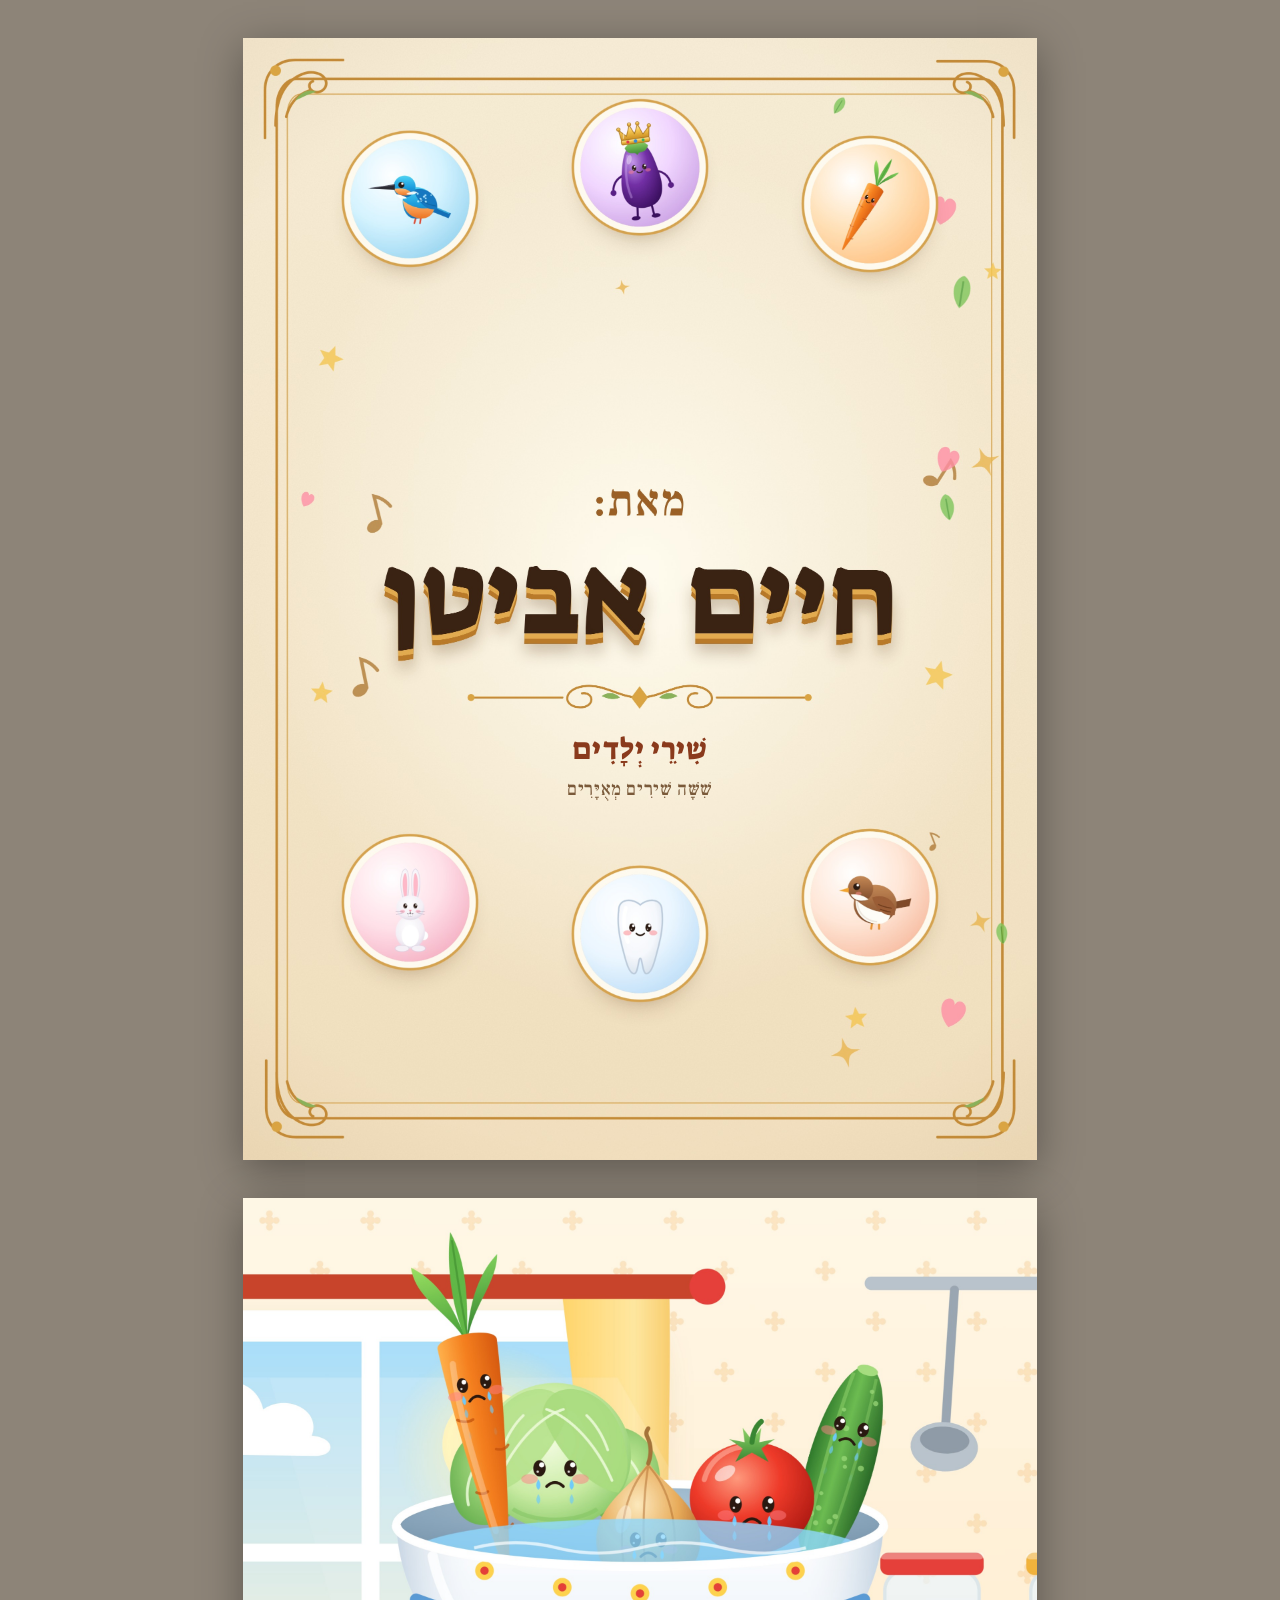
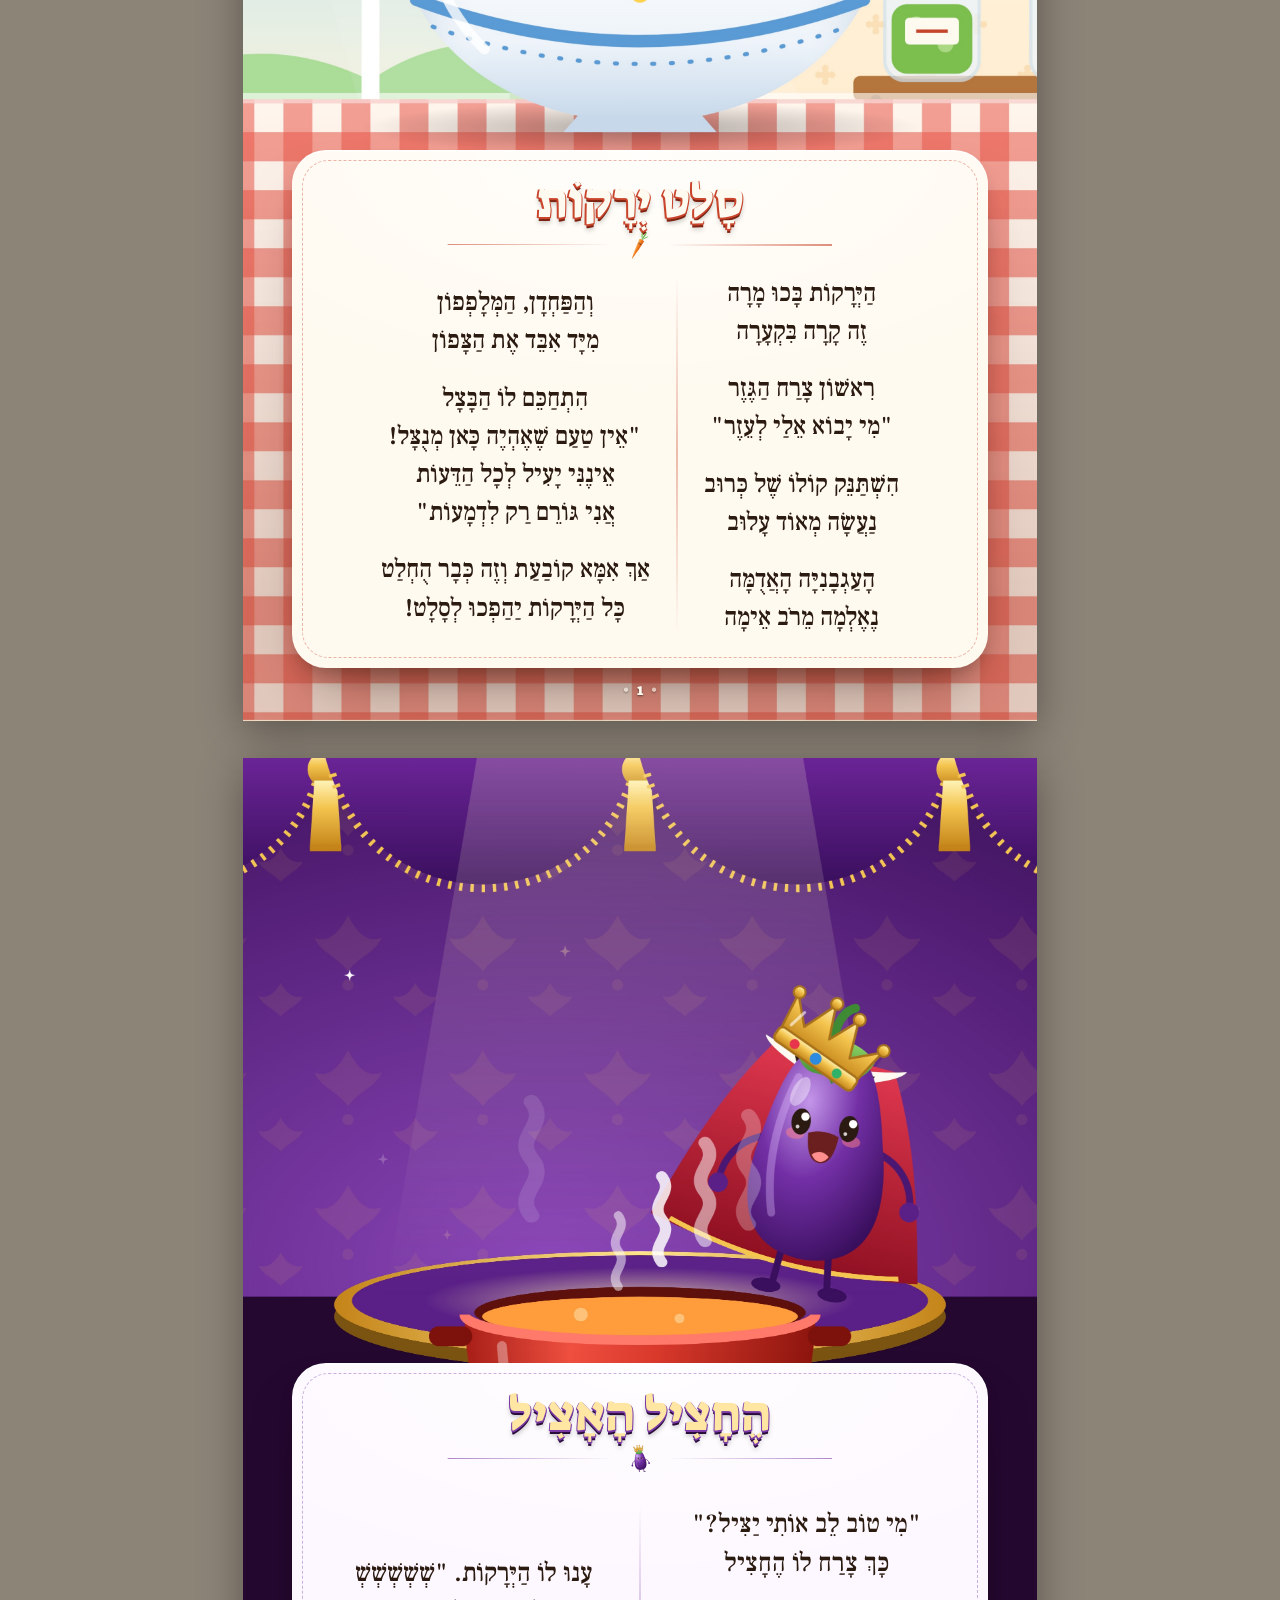
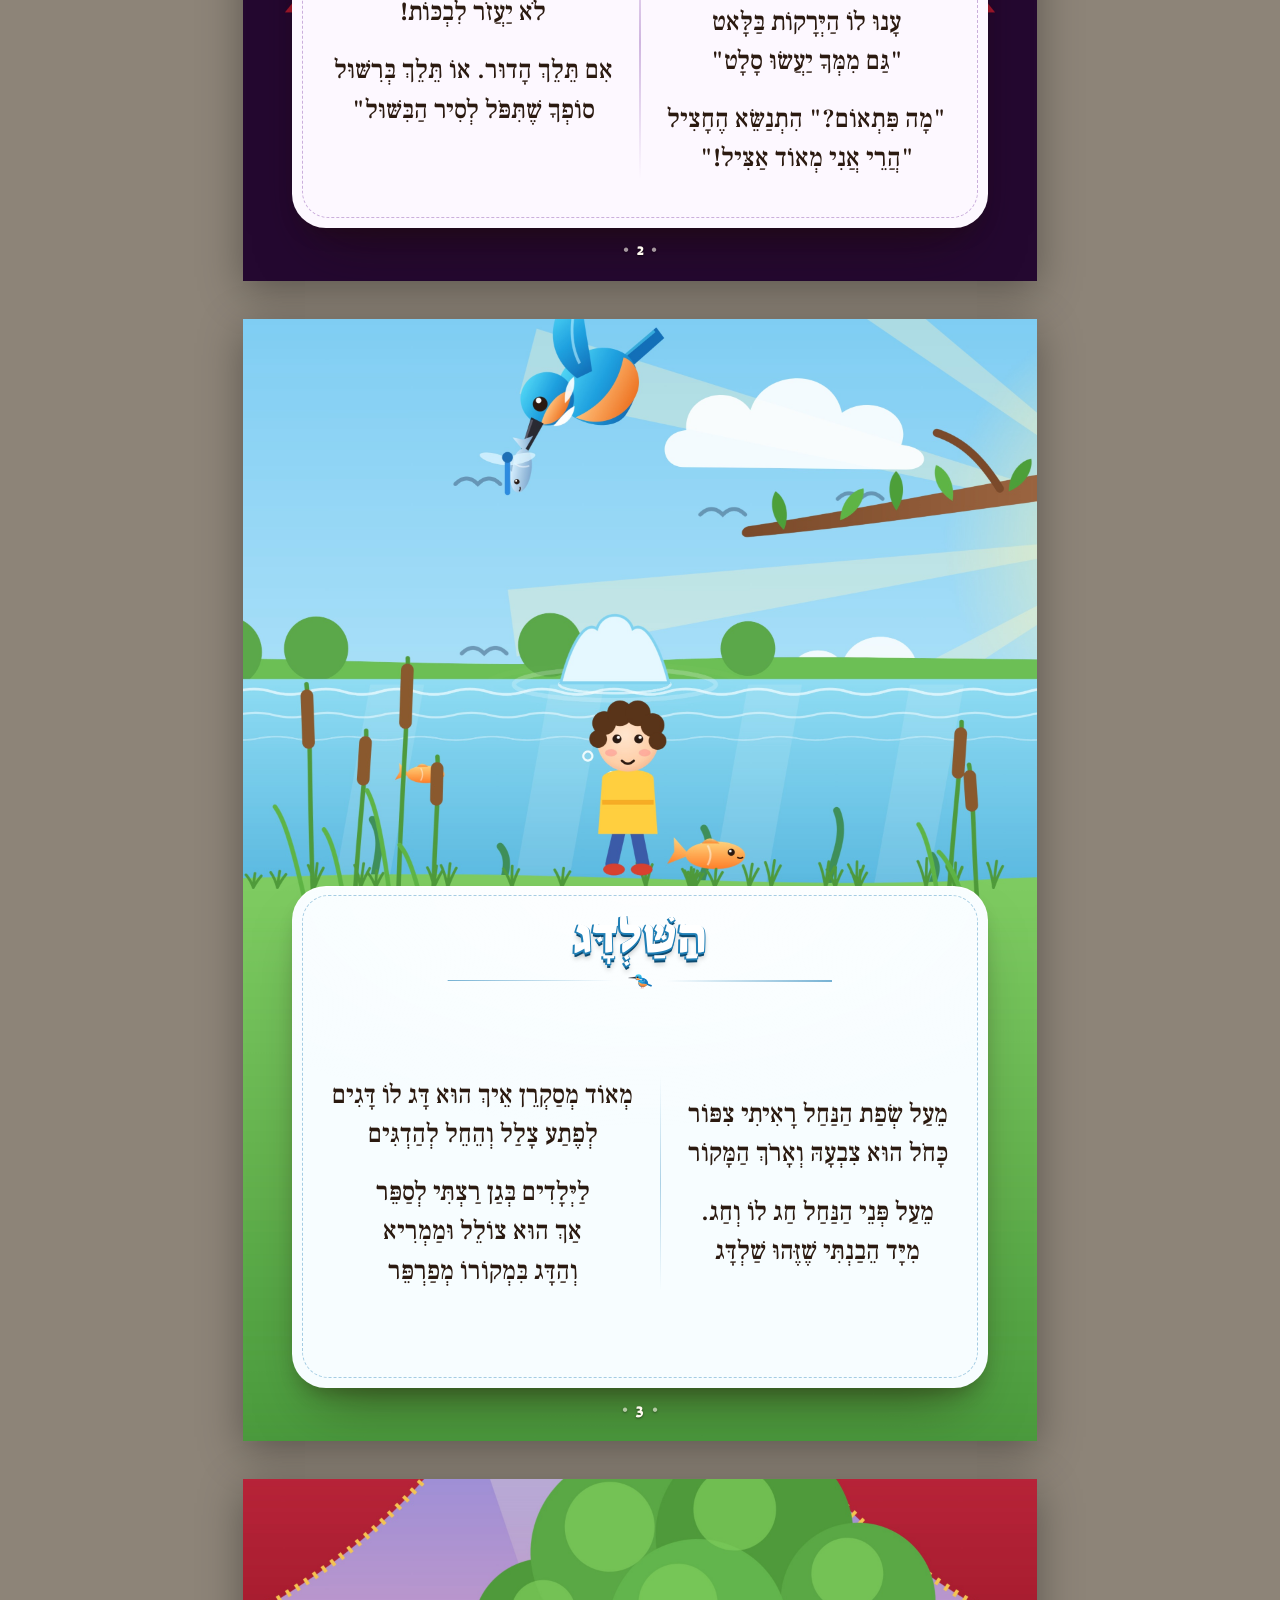
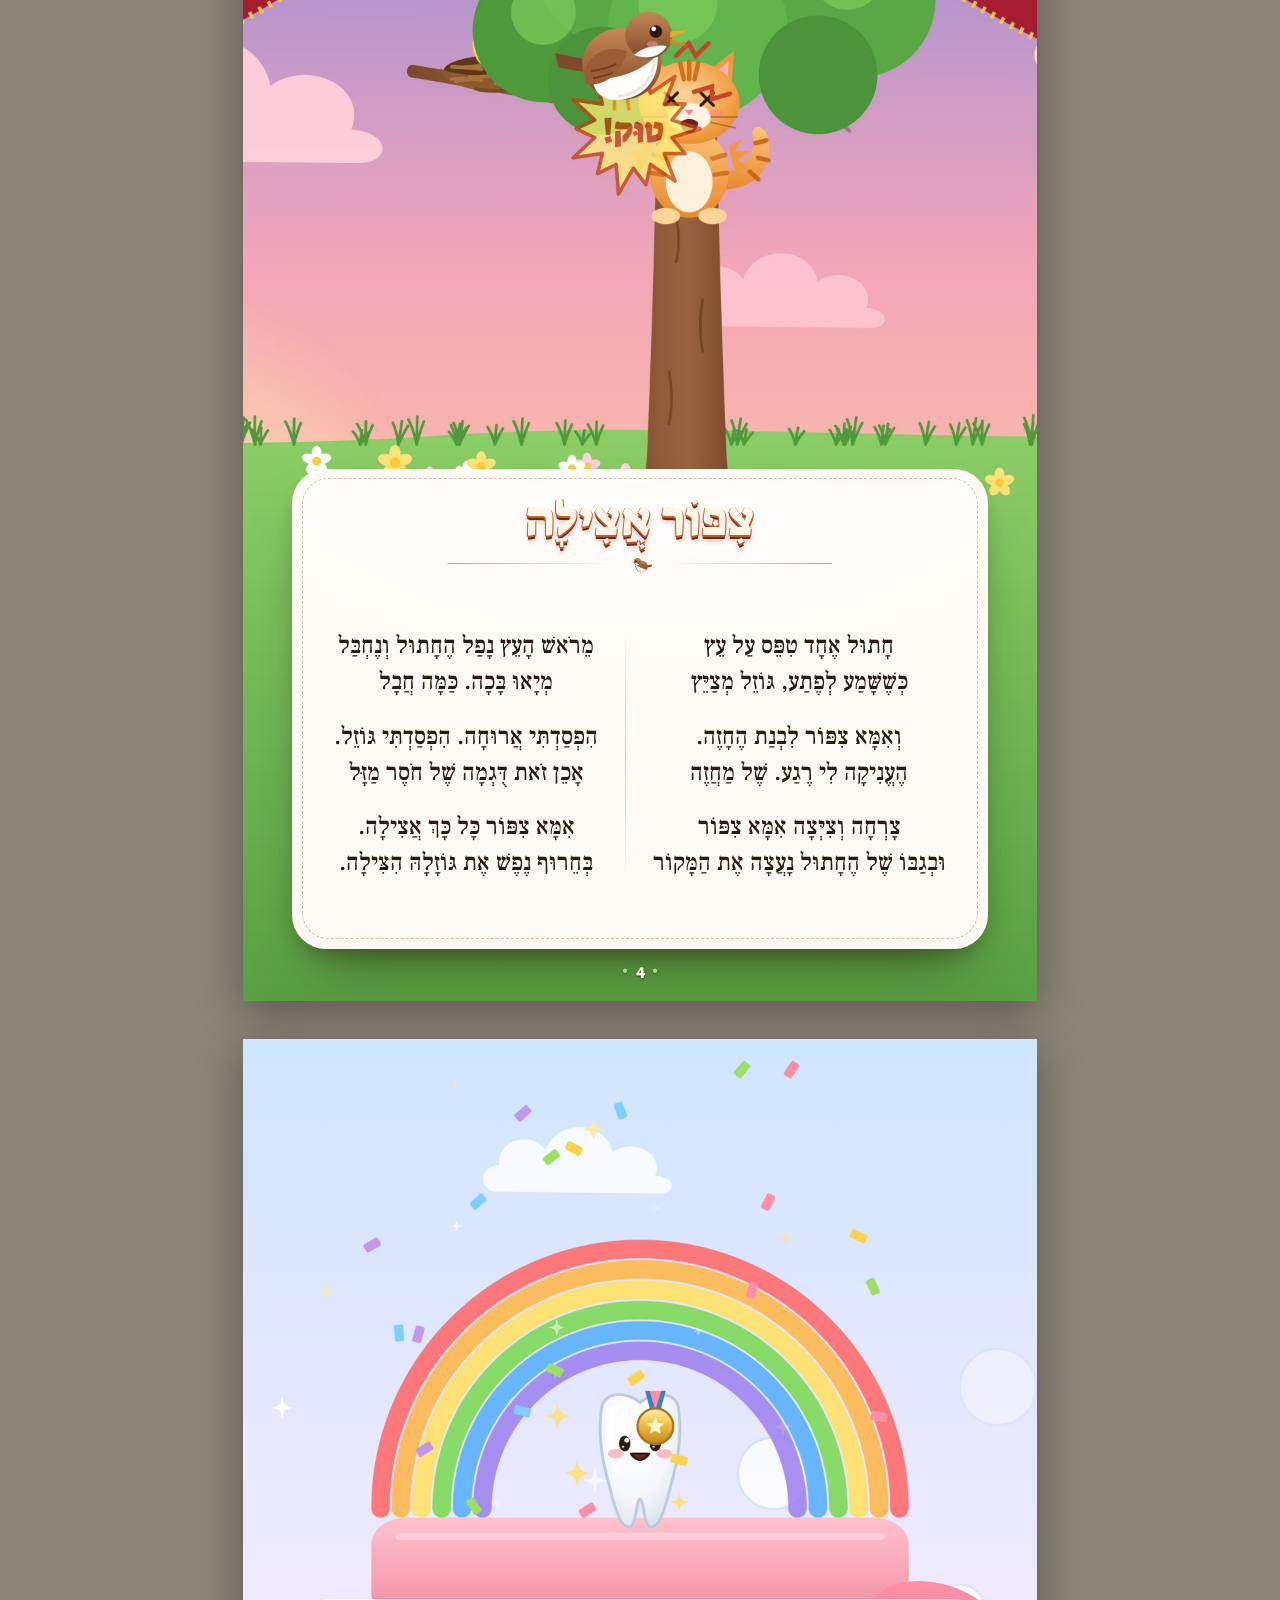
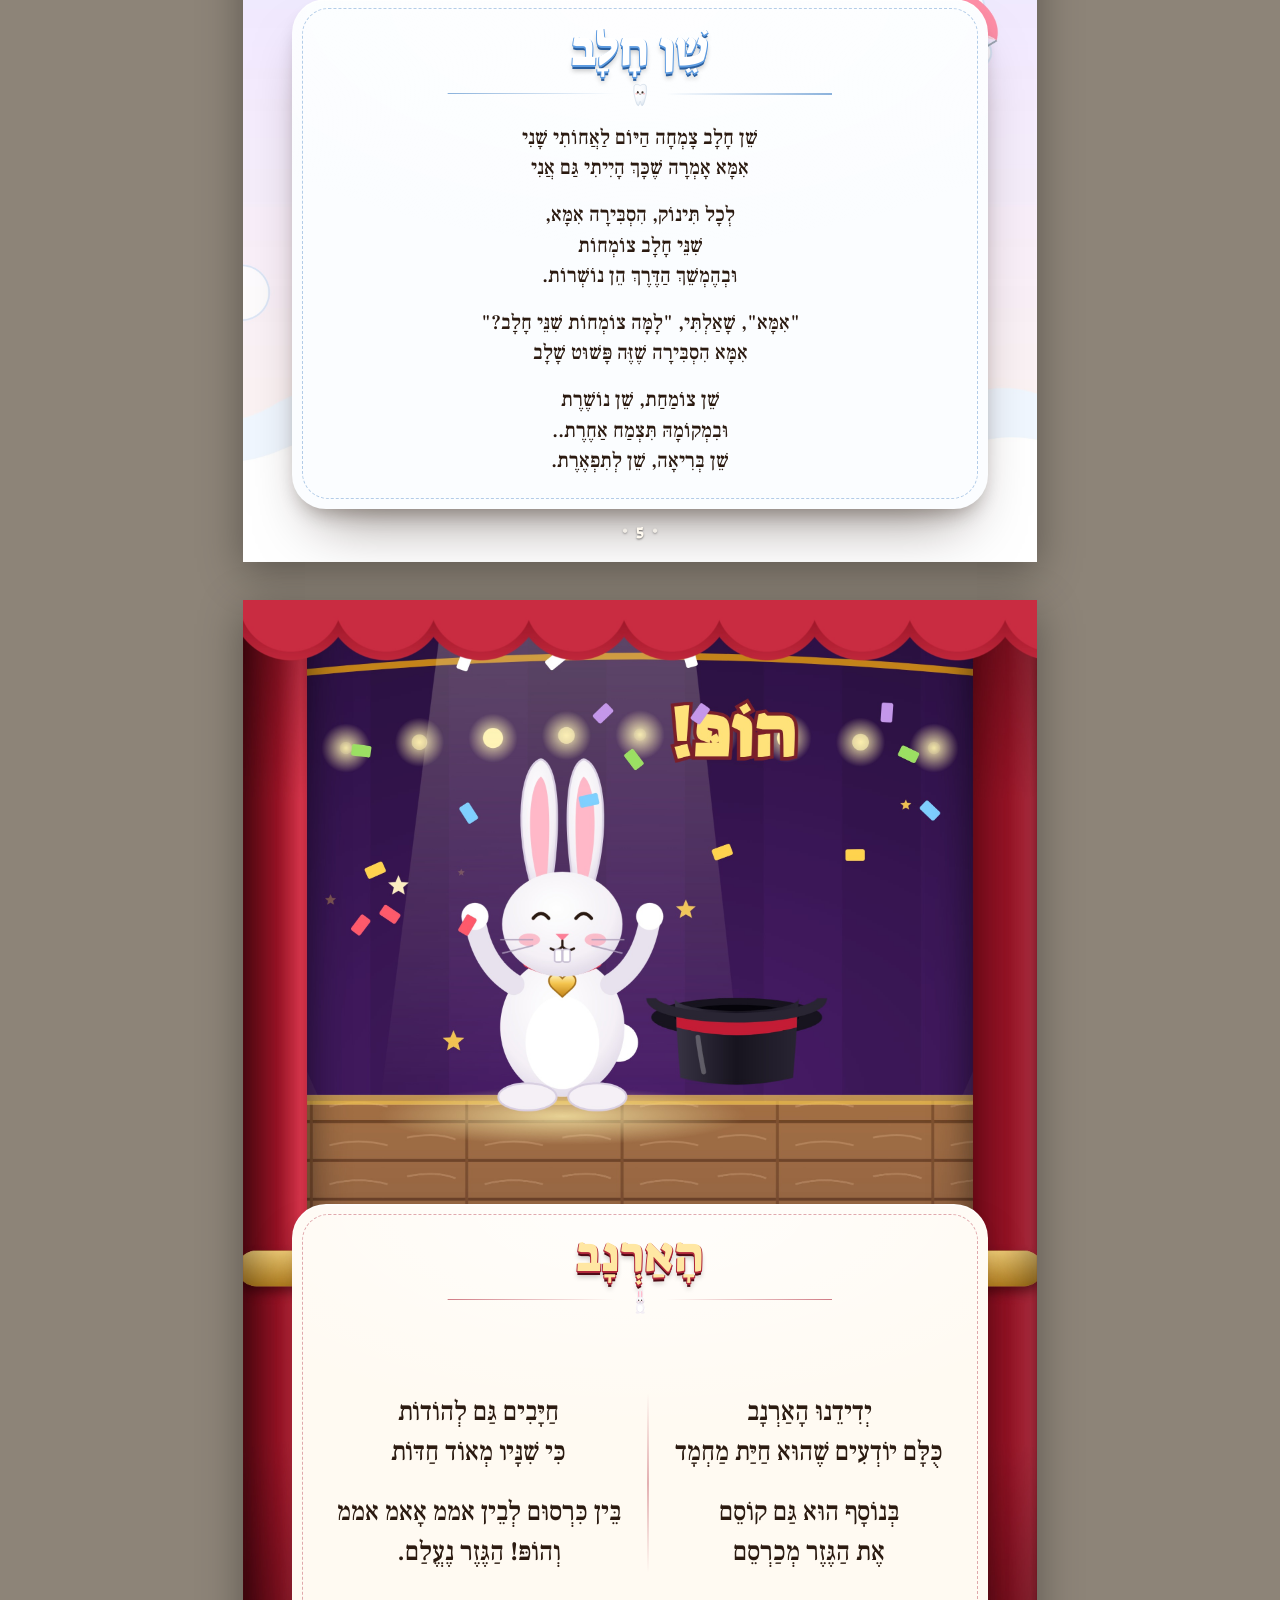
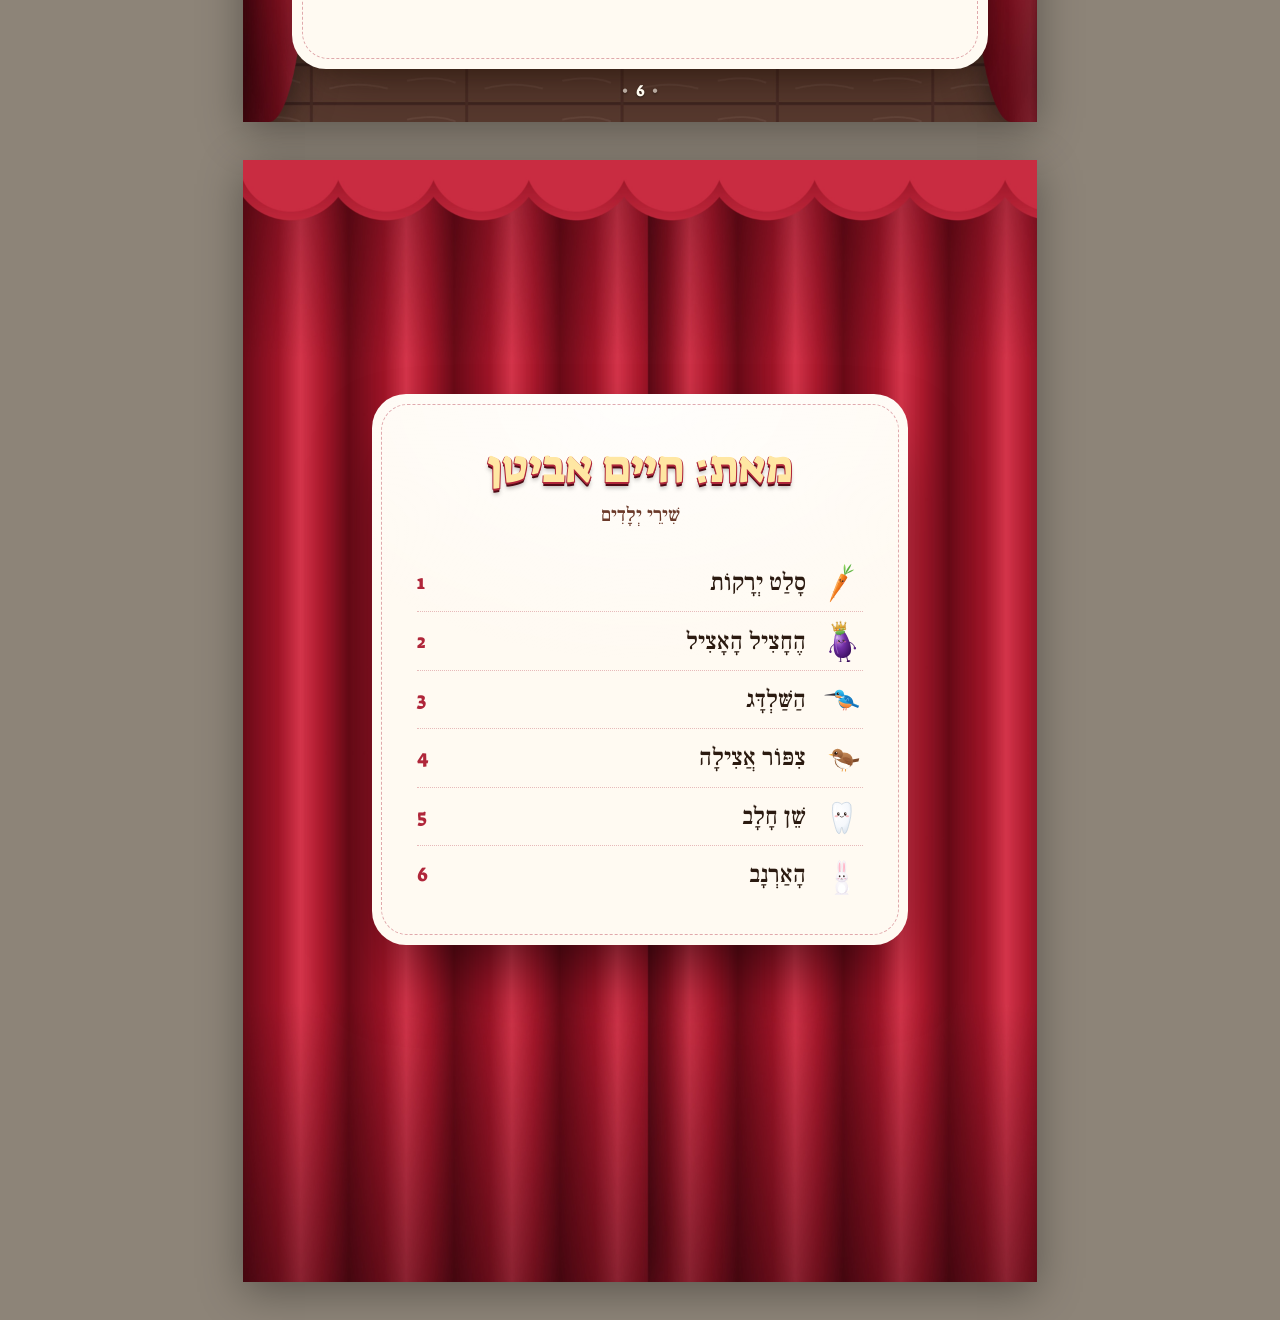
<file: print/book.html>
<!doctype html>
<html lang="he" dir="rtl">
<head>
<meta charset="utf-8">
<meta name="viewport" content="width=device-width, initial-scale=1">
<title>מאת: חיים אביטן — ספר שירים להדפסה</title>
<style>
@font-face { font-family: 'Frank Ruhl Libre'; font-weight: 500; src: url(../assets/fonts/frank-ruhl-libre-hebrew-500-normal.woff2) format('woff2'); unicode-range: U+0307-0308, U+0590-05FF, U+200C-2010, U+20AA, U+25CC, U+FB1D-FB4F; }
@font-face { font-family: 'Frank Ruhl Libre'; font-weight: 500; src: url(../assets/fonts/frank-ruhl-libre-latin-500-normal.woff2) format('woff2'); unicode-range: U+0000-00FF, U+2000-206F; }
@font-face { font-family: 'Frank Ruhl Libre'; font-weight: 700; src: url(../assets/fonts/frank-ruhl-libre-hebrew-700-normal.woff2) format('woff2'); unicode-range: U+0307-0308, U+0590-05FF, U+200C-2010, U+20AA, U+25CC, U+FB1D-FB4F; }
@font-face { font-family: 'Suez One'; src: url(../assets/fonts/suez-one-hebrew-400-normal.woff2) format('woff2'); unicode-range: U+0307-0308, U+0590-05FF, U+200C-2010, U+20AA, U+25CC, U+FB1D-FB4F; }
@font-face { font-family: 'Suez One'; src: url(../assets/fonts/suez-one-latin-400-normal.woff2) format('woff2'); unicode-range: U+0000-00FF, U+2000-206F; }

@page { size: A4; margin: 0; }
:root { --ink: #2b1a10; --serif: 'Frank Ruhl Libre', serif; --display: 'Suez One', serif; }
* { box-sizing: border-box; }
html, body { margin: 0; padding: 0; background: #8d8478; color: var(--ink); }
body { -webkit-print-color-adjust: exact; print-color-adjust: exact; }
.page { position: relative; width: 210mm; height: 297mm; overflow: hidden; margin: 10mm auto; background: var(--bg, #fffaf0);
  box-shadow: 0 10px 40px rgba(0,0,0,.35); break-after: page; page-break-after: always; }
@media print { html, body { background: none; } .page { margin: 0; box-shadow: none; } }
.art { position: absolute; inset: 0; width: 100%; height: 100%; object-fit: cover; display: block; }

/* ----- דף שיר ----- */
.card { position: absolute; left: 13mm; right: 13mm; bottom: 14mm; top: var(--top, 160mm); z-index: 2;
  display: flex; flex-direction: column; align-items: center;
  padding: 6mm 10mm 7mm; border-radius: 9mm;
  background: radial-gradient(120% 80% at 50% 0%, rgba(255,255,255,.75), transparent 60%), var(--card);
  box-shadow: inset 0 1.5px 0 rgba(255,255,255,.85), 0 9mm 16mm -7mm rgba(30,12,0,.5), 0 3mm 5mm -2mm rgba(30,12,0,.3); }
.card::after { content: ''; position: absolute; inset: 2.6mm; border-radius: 7mm; border: 1.6px dashed var(--accent); opacity: .38; pointer-events: none; }
.card__title { margin: 0; font-family: var(--display); font-weight: 400; line-height: 1.15; text-align: center;
  font-size: 13mm; color: var(--title);
  text-shadow: 0 .04em 0 var(--sh), .03em .03em 0 var(--sh), -.03em .03em 0 var(--sh), 0 .08em 0 var(--sh2), 0 .13em .1em rgba(0,0,0,.22); }
.card__rule { display: flex; align-items: center; gap: 3mm; width: 62%; margin: .5mm 0 2.5mm; color: var(--accent); }
.card__rule span { flex: 1; height: 1.4px; background: linear-gradient(90deg, transparent, var(--accent)); opacity: .6; }
.card__rule span:last-child { transform: scaleX(-1); }
.card__rule i { width: 7.5mm; height: 7.5mm; display: grid; place-items: center; }
.card__rule i svg { width: 100%; height: 100%; }
.lyrics { flex: 1; width: 100%; min-height: 0; display: flex; align-items: center; justify-content: center; overflow: hidden;
  font-family: var(--serif); font-weight: 500; text-align: center; line-height: 1.5; font-size: var(--fs, 6mm); }
.lyrics__in { flex: none; }
.lyrics--two { display: flex; flex-direction: row; align-items: center; gap: 7mm; }
.lyrics--two .col { flex: none; }
.lyrics--two .divider { width: 1.4px; align-self: stretch; background: linear-gradient(transparent, var(--accent), transparent); opacity: .35; }
.stanza { margin: 0 0 .75em; break-inside: avoid; }
.stanza:last-child { margin-bottom: 0; }
.line { display: block; white-space: nowrap; }
.folio { position: absolute; bottom: 5.5mm; left: 0; right: 0; text-align: center; z-index: 3;
  font-family: var(--display); font-size: 4.2mm; color: var(--accent); }
.folio::before, .folio::after { content: '•'; margin: 0 2mm; opacity: .6; }
.folio { color: #fffaf0; text-shadow: 0 .5px 2px rgba(0,0,0,.5); }

/* ----- כריכה ----- */
.cover .art { object-position: 50% 50%; }
.cover__tag { position: absolute; z-index: 2; left: 0; right: 0; top: 183mm; text-align: center;
  font-family: var(--display); font-size: 8mm; color: #8a3a1c; letter-spacing: .02em; }
.cover__tag small { display: block; font-family: var(--serif); font-size: 5mm; color: #7a5a3a; margin-top: 2mm; }

/* ----- גב ----- */
.back__panel { position: absolute; z-index: 2; left: 34mm; right: 34mm; top: 62mm;
  padding: 12mm 12mm 11mm; border-radius: 9mm; text-align: center;
  background: radial-gradient(120% 80% at 50% 0%, rgba(255,255,255,.8), transparent 60%), #fffaf2;
  box-shadow: 0 10mm 20mm -6mm rgba(0,0,0,.6); }
.back__panel::after { content: ''; position: absolute; inset: 2.6mm; border-radius: 7mm; border: 1.6px dashed #b0263a; opacity: .38; }
.back__by { font-family: var(--display); font-size: 12mm; line-height: 1.2; color: #ffe7a3; margin: 0 0 2mm;
  text-shadow: 0 .04em 0 #b0263a, .03em .03em 0 #b0263a, -.03em .03em 0 #b0263a, 0 .08em 0 #4f0b16, 0 .13em .1em rgba(0,0,0,.25); }
.back__sub { font-family: var(--serif); font-size: 5.2mm; color: #6b3a2a; margin: 0 0 7mm; }
.toc { list-style: none; margin: 0; padding: 0; font-family: var(--serif); font-weight: 500; font-size: 6.4mm; }
.toc li { display: flex; align-items: center; gap: 4mm; padding: 2.1mm 0; border-bottom: 1px dotted rgba(176,38,58,.3); }
.toc li:last-child { border-bottom: 0; }
.toc .ic { width: 11mm; height: 11mm; flex: none; }
.toc .ic svg { width: 100%; height: 100%; }
.toc .nm { flex: 1; text-align: right; }
.toc .pg { font-family: var(--display); color: #b0263a; font-size: 5.2mm; }
</style>
</head>
<body>
<svg class="art-defs" width="0" height="0" style="position:absolute;width:0;height:0" aria-hidden="true" focusable="false"><defs>
      <linearGradient id="gCarrot" x1="0" y1="0" x2="1" y2="0"><stop offset="0" stop-color="#ffb24d" stop-opacity="1"/><stop offset="0.45" stop-color="#f5801f" stop-opacity="1"/><stop offset="1" stop-color="#d65a10" stop-opacity="1"/></linearGradient>
      <linearGradient id="gLeaf" x1="0" y1="0" x2="0" y2="1"><stop offset="0" stop-color="#9be063" stop-opacity="1"/><stop offset="1" stop-color="#3f9a35" stop-opacity="1"/></linearGradient>
      <linearGradient id="gLeaf2" x1="0" y1="0" x2="0" y2="1"><stop offset="0" stop-color="#7fd05a" stop-opacity="1"/><stop offset="1" stop-color="#2f7f2c" stop-opacity="1"/></linearGradient>
      <radialGradient id="gTomato" cx="0.38" cy="0.32" r="0.7" fx="0.38" fy="0.32"><stop offset="0" stop-color="#ff9a7e" stop-opacity="1"/><stop offset="0.5" stop-color="#ef3b2a" stop-opacity="1"/><stop offset="1" stop-color="#b01b14" stop-opacity="1"/></radialGradient>
      <radialGradient id="gCabHead" cx="0.45" cy="0.4" r="0.65" fx="0.45" fy="0.4"><stop offset="0" stop-color="#f4fde2" stop-opacity="1"/><stop offset="0.6" stop-color="#c8eba2" stop-opacity="1"/><stop offset="1" stop-color="#86c766" stop-opacity="1"/></radialGradient>
      <radialGradient id="gCabLeaf" cx="0.6" cy="0.4" r="0.8" fx="0.6" fy="0.4"><stop offset="0" stop-color="#c3eb98" stop-opacity="1"/><stop offset="1" stop-color="#5aa845" stop-opacity="1"/></radialGradient>
      <linearGradient id="gCucumber" x1="0" y1="0" x2="1" y2="0"><stop offset="0" stop-color="#2f7a2c" stop-opacity="1"/><stop offset="0.45" stop-color="#6cbc52" stop-opacity="1"/><stop offset="1" stop-color="#2a6a28" stop-opacity="1"/></linearGradient>
      <radialGradient id="gOnion" cx="0.4" cy="0.35" r="0.7" fx="0.4" fy="0.35"><stop offset="0" stop-color="#fde9bd" stop-opacity="1"/><stop offset="0.55" stop-color="#e9ad5c" stop-opacity="1"/><stop offset="1" stop-color="#b0642a" stop-opacity="1"/></radialGradient>
      <radialGradient id="gEggplant" cx="0.36" cy="0.28" r="0.8" fx="0.36" fy="0.28"><stop offset="0" stop-color="#c497ea" stop-opacity="1"/><stop offset="0.45" stop-color="#7330a6" stop-opacity="1"/><stop offset="1" stop-color="#3a0f5e" stop-opacity="1"/></radialGradient>
      <linearGradient id="gCalyx" x1="0" y1="0" x2="0" y2="1"><stop offset="0" stop-color="#8fd468" stop-opacity="1"/><stop offset="1" stop-color="#3a8733" stop-opacity="1"/></linearGradient>
      <linearGradient id="gBowl" x1="0" y1="0" x2="0" y2="1"><stop offset="0" stop-color="#ffffff" stop-opacity="1"/><stop offset="0.6" stop-color="#eef4fa" stop-opacity="1"/><stop offset="1" stop-color="#c6d8ea" stop-opacity="1"/></linearGradient>
      <linearGradient id="gBowlSide" x1="0" y1="0" x2="1" y2="0"><stop offset="0" stop-color="#9fb8d0" stop-opacity="0.55"/><stop offset="0.18" stop-color="#ffffff" stop-opacity="0"/><stop offset="0.82" stop-color="#ffffff" stop-opacity="0"/><stop offset="1" stop-color="#9fb8d0" stop-opacity="0.6"/></linearGradient>
      <radialGradient id="gBowlIn" cx="0.5" cy="0.2" r="0.9" fx="0.5" fy="0.2"><stop offset="0" stop-color="#a9c3d6" stop-opacity="1"/><stop offset="1" stop-color="#6f8ca4" stop-opacity="1"/></radialGradient>
      <linearGradient id="gGold" x1="0" y1="0" x2="0" y2="1"><stop offset="0" stop-color="#fff3b8" stop-opacity="1"/><stop offset="0.4" stop-color="#f4c54f" stop-opacity="1"/><stop offset="1" stop-color="#c48419" stop-opacity="1"/></linearGradient>
      <linearGradient id="gGoldH" x1="0" y1="0" x2="1" y2="0"><stop offset="0" stop-color="#c48419" stop-opacity="1"/><stop offset="0.5" stop-color="#ffe58a" stop-opacity="1"/><stop offset="1" stop-color="#c48419" stop-opacity="1"/></linearGradient>
      <linearGradient id="gWood" x1="0" y1="0" x2="0" y2="1"><stop offset="0" stop-color="#e0a96c" stop-opacity="1"/><stop offset="1" stop-color="#a8682f" stop-opacity="1"/></linearGradient>
      <linearGradient id="gBark" x1="0" y1="0" x2="1" y2="0"><stop offset="0" stop-color="#7a4a2a" stop-opacity="1"/><stop offset="0.5" stop-color="#9b6440" stop-opacity="1"/><stop offset="1" stop-color="#6a3c20" stop-opacity="1"/></linearGradient>
      <linearGradient id="gKfBlue" x1="0" y1="0" x2="0" y2="1"><stop offset="0" stop-color="#4fd4f5" stop-opacity="1"/><stop offset="0.5" stop-color="#1fa2e0" stop-opacity="1"/><stop offset="1" stop-color="#126fb8" stop-opacity="1"/></linearGradient>
      <linearGradient id="gKfOrange" x1="0" y1="0" x2="0" y2="1"><stop offset="0" stop-color="#ffbf78" stop-opacity="1"/><stop offset="1" stop-color="#ee7424" stop-opacity="1"/></linearGradient>
      <linearGradient id="gWater" x1="0" y1="0" x2="0" y2="1"><stop offset="0" stop-color="#8fdcf3" stop-opacity="1"/><stop offset="0.25" stop-color="#3fa6d6" stop-opacity="1"/><stop offset="1" stop-color="#174f86" stop-opacity="1"/></linearGradient>
      <linearGradient id="gCat" x1="0" y1="0" x2="0" y2="1"><stop offset="0" stop-color="#ffc47a" stop-opacity="1"/><stop offset="1" stop-color="#e8892f" stop-opacity="1"/></linearGradient>
      <radialGradient id="gCatHead" cx="0.45" cy="0.4" r="0.7" fx="0.45" fy="0.4"><stop offset="0" stop-color="#ffd59a" stop-opacity="1"/><stop offset="0.7" stop-color="#f5a046" stop-opacity="1"/><stop offset="1" stop-color="#e0832a" stop-opacity="1"/></radialGradient>
      <linearGradient id="gBirdBack" x1="0" y1="0" x2="0" y2="1"><stop offset="0" stop-color="#c58956" stop-opacity="1"/><stop offset="1" stop-color="#7e4a2a" stop-opacity="1"/></linearGradient>
      <radialGradient id="gChick" cx="0.4" cy="0.35" r="0.75" fx="0.4" fy="0.35"><stop offset="0" stop-color="#fff6b8" stop-opacity="1"/><stop offset="0.6" stop-color="#ffd94d" stop-opacity="1"/><stop offset="1" stop-color="#f2b318" stop-opacity="1"/></radialGradient>
      <radialGradient id="gTooth" cx="0.4" cy="0.3" r="0.8" fx="0.4" fy="0.3"><stop offset="0" stop-color="#ffffff" stop-opacity="1"/><stop offset="0.6" stop-color="#f5f8fc" stop-opacity="1"/><stop offset="1" stop-color="#d3dfeb" stop-opacity="1"/></radialGradient>
      <linearGradient id="gGum" x1="0" y1="0" x2="0" y2="1"><stop offset="0" stop-color="#ffc2cd" stop-opacity="1"/><stop offset="1" stop-color="#ef7f98" stop-opacity="1"/></linearGradient>
      <radialGradient id="gRabbit" cx="0.45" cy="0.35" r="0.75" fx="0.45" fy="0.35"><stop offset="0" stop-color="#ffffff" stop-opacity="1"/><stop offset="0.65" stop-color="#f4f0f6" stop-opacity="1"/><stop offset="1" stop-color="#d8cfe2" stop-opacity="1"/></radialGradient>
      <linearGradient id="gPot" x1="0" y1="0" x2="1" y2="0"><stop offset="0" stop-color="#a71f18" stop-opacity="1"/><stop offset="0.3" stop-color="#ef5040" stop-opacity="1"/><stop offset="0.55" stop-color="#d93a2c" stop-opacity="1"/><stop offset="1" stop-color="#8d150f" stop-opacity="1"/></linearGradient>
      <linearGradient id="gBeam" x1="0" y1="0" x2="0" y2="1"><stop offset="0" stop-color="#fff7d6" stop-opacity="0.75"/><stop offset="1" stop-color="#fff7d6" stop-opacity="0"/></linearGradient>
      <radialGradient id="gGlow" cx="0.5" cy="0.5" r="0.5" fx="0.5" fy="0.5"><stop offset="0" stop-color="#fff3b0" stop-opacity="0.95"/><stop offset="1" stop-color="#fff3b0" stop-opacity="0"/></radialGradient>
      <radialGradient id="gGlowW" cx="0.5" cy="0.5" r="0.5" fx="0.5" fy="0.5"><stop offset="0" stop-color="#ffffff" stop-opacity="0.9"/><stop offset="1" stop-color="#ffffff" stop-opacity="0"/></radialGradient>
      <radialGradient id="gShadow" cx="0.5" cy="0.5" r="0.5" fx="0.5" fy="0.5"><stop offset="0" stop-color="#000" stop-opacity="0.32"/><stop offset="1" stop-color="#000" stop-opacity="0"/></radialGradient>
      <linearGradient id="gSkin" x1="0" y1="0" x2="0" y2="1"><stop offset="0" stop-color="#ffdcbc" stop-opacity="1"/><stop offset="1" stop-color="#f0b48a" stop-opacity="1"/></linearGradient>
      <radialGradient id="gSkinR" cx="0.45" cy="0.4" r="0.7" fx="0.45" fy="0.4"><stop offset="0" stop-color="#ffe6cf" stop-opacity="1"/><stop offset="0.7" stop-color="#ffcfa8" stop-opacity="1"/><stop offset="1" stop-color="#f2b088" stop-opacity="1"/></radialGradient>
      <linearGradient id="gFish" x1="0" y1="0" x2="0" y2="1"><stop offset="0" stop-color="#ffd27a" stop-opacity="1"/><stop offset="1" stop-color="#ff7f2a" stop-opacity="1"/></linearGradient>
      <linearGradient id="gFish2" x1="0" y1="0" x2="0" y2="1"><stop offset="0" stop-color="#d9f1ff" stop-opacity="1"/><stop offset="1" stop-color="#7fa9cf" stop-opacity="1"/></linearGradient>
      <linearGradient id="gHat" x1="0" y1="0" x2="1" y2="0"><stop offset="0" stop-color="#3a3546" stop-opacity="1"/><stop offset="0.5" stop-color="#17141f" stop-opacity="1"/><stop offset="1" stop-color="#2a2533" stop-opacity="1"/></linearGradient>
      <linearGradient id="gRed" x1="0" y1="0" x2="0" y2="1"><stop offset="0" stop-color="#ff5a6c" stop-opacity="1"/><stop offset="1" stop-color="#c41c35" stop-opacity="1"/></linearGradient>
      <linearGradient id="gVelvet" x1="0" y1="0" x2="0" y2="1"><stop offset="0" stop-color="#e0384f" stop-opacity="1"/><stop offset="1" stop-color="#8f1022" stop-opacity="1"/></linearGradient>
      <pattern id="pGingham" width="56" height="56" patternUnits="userSpaceOnUse">
        <rect width="56" height="56" fill="#fff6ee"/><rect width="28" height="56" fill="#e8584a" opacity=".55"/>
        <rect width="56" height="28" fill="#e8584a" opacity=".55"/></pattern>
      <pattern id="pDots" width="22" height="22" patternUnits="userSpaceOnUse">
        <circle cx="5" cy="5" r="3.2" fill="#fff" opacity=".85"/><circle cx="16" cy="16" r="3.2" fill="#fff" opacity=".85"/></pattern>
      <pattern id="pPlanks" width="160" height="40" patternUnits="userSpaceOnUse">
        <rect width="160" height="40" fill="#b07a45"/><rect width="160" height="3" fill="#7a4d26"/>
        <rect x="70" width="3" height="40" fill="#8a5a2e"/><path d="M10 18 q30 -6 50 2 M90 26 q30 -8 60 0" stroke="#c99560" stroke-width="2" fill="none"/></pattern>
    </defs></svg>
  <section class="page cover" id="cover" style="--bg:#f7ecd6">
    <img class="art" src="frames/cover.jpg" alt="">
    <div class="cover__tag">שִׁירֵי יְלָדִים<small>שִׁשָּׁה שִׁירִים מְאֻיָּרִים</small></div>
  </section>

  <section class="page song" id="salad" style="--top:146mm;--bg:#fff1d8;--accent:#c8452c;--title:#fffaf0;--sh:#c8452c;--sh2:#7d2412;--card:#fffaf0">
    <img class="art" src="frames/salad.jpg" alt="">
    <article class="card">
      <h2 class="card__title">סָלַט יְרָקוֹת</h2>
      <div class="card__rule"><span></span><i><svg viewBox="-150 -130 300 300" aria-hidden="true" focusable="false"><g transform="rotate(28) translate(0 -40) scale(.95)"><g data-a="ic-carrot">
      <g class="sway" style="--d:-3s">
        <path d="M0 6 C -10 -26 -40 -44 -38 -76 C -18 -60 -6 -38 0 6Z" fill="url(#gLeaf)"></path>
        <path d="M0 6 C -9 -38 -2 -78 6 -102 C 16 -70 9 -32 0 6Z" fill="#62b847"></path>
        <path d="M0 6 C 12 -28 40 -44 46 -72 C 26 -58 10 -34 0 6Z" fill="url(#gLeaf2)"></path>
        <path d="M2 2 C 2 -30 4 -60 6 -94" stroke="#3d8a30" stroke-width="2" fill="none" opacity=".6"></path>
      </g>
      <path d="M-29 8 C-31 -6 31 -6 29 8 C 25 82 11 170 3 228 C 1 235 -2 235 -3 228 C -13 170 -25 82 -29 8 Z" fill="url(#gCarrot)"></path>
      <g stroke="#c4520e" stroke-width="2.6" stroke-linecap="round" fill="none" opacity=".75">
        <path d="M-22 78 q8 5 15 2"></path><path d="M10 112 q8 3 12 -2"></path><path d="M-16 150 q6 4 11 1"></path><path d="M5 188 q5 2 8 -2"></path></g>
      <path d="M-17 24 C -20 70 -12 130 -4 190" stroke="#fff" stroke-width="6" stroke-linecap="round" fill="none" opacity=".28"></path>
      <g transform="translate(0 46) scale(0.95)" data-a="ic-carrot-face">
      <ellipse cx="-21" cy="10" rx="7.5" ry="4.6" fill="#ff7f86" opacity=".5"></ellipse><ellipse cx="21" cy="10" rx="7.5" ry="4.6" fill="#ff7f86" opacity=".5"></ellipse>
      <g data-a="ic-carrot-eyes"><g class="blink" style="--d:-0.5s">
        <ellipse cx="-12" cy="0" rx="5.6" ry="7.6" fill="#2b1a12"></ellipse>
        <ellipse cx="12" cy="0" rx="5.6" ry="7.6" fill="#2b1a12"></ellipse>
        <circle cx="-10" cy="-3.2" r="2.4" fill="#fff"></circle><circle cx="14" cy="-3.2" r="2.4" fill="#fff"></circle>
        <circle cx="-13.6" cy="3.2" r="1.1" fill="#fff" opacity=".8"></circle><circle cx="10.4" cy="3.2" r="1.1" fill="#fff" opacity=".8"></circle>
      </g></g>
      <g data-a="ic-carrot-dizzy" opacity="0" stroke="#2b1a12" stroke-width="2.2" fill="none" stroke-linecap="round"><path d="M-12 0 a1.6 1.6 0 1 1 3.2 0 a3.2 3.2 0 1 1 -6.4 0 a4.8 4.8 0 1 1 9.6 0 a6.2 6.2 0 1 1 -12.4 0"></path><path d="M12 0 a1.6 1.6 0 1 1 3.2 0 a3.2 3.2 0 1 1 -6.4 0 a4.8 4.8 0 1 1 9.6 0 a6.2 6.2 0 1 1 -12.4 0"></path></g>
      <g data-a="ic-carrot-proud" opacity="0" stroke="#2b1a12" stroke-width="2.8" fill="none" stroke-linecap="round">
        <path d="M-19 1 Q-12 -3 -5 1"></path><path d="M5 1 Q12 -3 19 1"></path>
        <path d="M-19 -9 L-6 -6" stroke-width="2.2"></path><path d="M19 -9 L6 -6" stroke-width="2.2"></path></g>
      <g data-a="ic-carrot-mouth" fill="none" stroke="#2b1a12" stroke-width="2.7" stroke-linecap="round" stroke-linejoin="round">
        <path data-m="smile" d="M-7.5 11 Q0 18.5 7.5 11"></path>
        <path opacity="0" data-m="grin" d="M-9 10 Q0 22 9 10 Z" fill="#7a2323" stroke-width="2.2"></path>
        <path opacity="0" data-m="sad" d="M-7.5 17 Q0 9.5 7.5 17"></path>
        <g opacity="0" data-m="o" stroke="none"><ellipse cx="0" cy="15" rx="5.6" ry="7.2" fill="#6b1f1f"></ellipse><ellipse cx="0" cy="18.6" rx="3.4" ry="2.4" fill="#ff8f8f"></ellipse></g>
        <g opacity="0" data-m="big" stroke="none"><path d="M-12.5 8 Q0 3 12.5 8 Q11 31 0 31 Q-11 31 -12.5 8Z" fill="#6b1f1f"></path><path d="M-7 25 Q0 19 7 25 Q4 30 0 30 Q-4 30 -7 25Z" fill="#ff8f8f"></path></g>
        <path opacity="0" data-m="wavy" d="M-10 15 q2.5 -3.4 5 0 t5 0 t5 0 t5 0"></path>
        <path opacity="0" data-m="flat" d="M-4.5 15 H4.5"></path>
        <path opacity="0" data-m="smug" d="M-7 14 Q3 17 9 9"></path>
      </g>
      <g data-a="ic-carrot-tears" opacity="0"><path class="drip" style="--d:0s" d="M-13 7 q-3.8 6.4 0 10 q3.8 -3.6 0 -10z" fill="#6ccbff"></path><path class="drip" style="--d:0.42s" d="M-13 7 q-3.8 6.4 0 10 q3.8 -3.6 0 -10z" fill="#6ccbff"></path><path class="drip" style="--d:0.84s" d="M-13 7 q-3.8 6.4 0 10 q3.8 -3.6 0 -10z" fill="#6ccbff"></path><path class="drip" style="--d:0s" d="M13 7 q-3.8 6.4 0 10 q3.8 -3.6 0 -10z" fill="#6ccbff"></path><path class="drip" style="--d:0.42s" d="M13 7 q-3.8 6.4 0 10 q3.8 -3.6 0 -10z" fill="#6ccbff"></path><path class="drip" style="--d:0.84s" d="M13 7 q-3.8 6.4 0 10 q3.8 -3.6 0 -10z" fill="#6ccbff"></path></g>
    </g>
    </g></g></svg></i><span></span></div>
      <div class="lyrics"><div class="lyrics__in">
        <p class="stanza"><span class="line">הַיְּרָקוֹת בָּכוּ מָרָה</span><span class="line">זֶה קָרָה בִּקְעָרָה</span></p>
        <p class="stanza"><span class="line">רִאשׁוֹן צָרַח הַגֶּזֶר</span><span class="line">"מִי יָבוֹא אֵלַי לְעֵזֶר"</span></p>
        <p class="stanza"><span class="line">הִשְׁתַּנֵּק קוֹלוֹ שֶׁל כְּרוּב</span><span class="line">נַעֲשָׂה מְאוֹד עָלוּב</span></p>
        <p class="stanza"><span class="line">הָעַגְבָנִיָּה הָאֲדֻמָּה</span><span class="line">נֶאֶלְמָה מֵרֹב אֵימָה</span></p>
        <p class="stanza"><span class="line">וְהַפַּחְדָן, הַמְּלָפְפוֹן</span><span class="line">מִיָּד אִבֵּד אֶת הַצָּפוֹן</span></p>
        <p class="stanza"><span class="line">הִתְחַכֵּם לוֹ הַבָּצָל</span><span class="line">"אֵין טַעַם שֶׁאֶהְיֶה כָּאן מְנֻצָּל!</span><span class="line">אֵינֶנִּי יָעִיל לְכָל הַדֵּעוֹת</span><span class="line">אֲנִי גּוֹרֵם רַק לִדְמָעוֹת"</span></p>
        <p class="stanza"><span class="line">אַךְ אִמָּא קוֹבַעַת וְזֶה כְּבָר הֻחְלַט</span><span class="line">כָּל הַיְּרָקוֹת יַהַפְכוּ לְסָלָט!</span></p>
      </div></div>
    </article>
    <div class="folio">1</div>
  </section>

  <section class="page song" id="eggplant" style="--top:160mm;--bg:#3a1452;--accent:#7b3aa6;--title:#ffe7a3;--sh:#7b3aa6;--sh2:#2a0c3c;--card:#fdf8ff">
    <img class="art" src="frames/eggplant.jpg" alt="">
    <article class="card">
      <h2 class="card__title">הֶחָצִיל הָאָצִיל</h2>
      <div class="card__rule"><span></span><i><svg viewBox="-140 -190 280 330" aria-hidden="true" focusable="false"><g transform="rotate(-8)"><g data-a="ic-egg">
      <g data-a="ic-egg-legs" stroke="#3a0f5e" stroke-width="7" stroke-linecap="round" fill="none">
        <path data-a="ic-egg-legL" d="M-24 104 L-28 140"></path><path data-a="ic-egg-legR" d="M24 104 L28 140"></path>
        <ellipse cx="-34" cy="143" rx="15" ry="7" fill="#3a0f5e" stroke="none"></ellipse><ellipse cx="34" cy="143" rx="15" ry="7" fill="#3a0f5e" stroke="none"></ellipse>
      </g>
      <g data-a="ic-egg-armR"><path d="M58 -6 C 84 2 96 22 98 44" stroke="#4a1773" stroke-width="7" fill="none" stroke-linecap="round"></path><circle cx="98" cy="48" r="10" fill="#5b2088"></circle></g>
      <g data-a="ic-egg-armL"><path d="M-58 -6 C -84 2 -96 22 -98 44" stroke="#4a1773" stroke-width="7" fill="none" stroke-linecap="round"></path><circle cx="-98" cy="48" r="10" fill="#5b2088"></circle></g>
      <path d="M0 -110 C 40 -110 52 -60 62 -10 C 76 50 70 110 0 112 C -70 110 -76 50 -62 -10 C -52 -60 -40 -110 0 -110Z" fill="url(#gEggplant)"></path>
      <path d="M-34 -70 C -48 -30 -54 20 -40 70" stroke="#e2c4ff" stroke-width="8" stroke-linecap="round" fill="none" opacity=".35"></path>
      <ellipse cx="-30" cy="-56" rx="8" ry="16" fill="#fff" opacity=".4" transform="rotate(20 -30 -56)"></ellipse>
      <path d="M-4 -112 C -6 -130 2 -144 12 -148" stroke="#3f8a35" stroke-width="9" stroke-linecap="round" fill="none"></path>
      <path d="M-40 -96 C -26 -64 -10 -86 0 -68 C 10 -86 26 -64 40 -96 C 22 -120 -22 -120 -40 -96Z" fill="url(#gCalyx)"></path>
      <g transform="translate(0 -26) scale(1.25)" data-a="ic-egg-face">
      <ellipse cx="-23" cy="10" rx="7.5" ry="4.6" fill="#ff7f86" opacity=".5"></ellipse><ellipse cx="23" cy="10" rx="7.5" ry="4.6" fill="#ff7f86" opacity=".5"></ellipse>
      <g data-a="ic-egg-eyes"><g class="blink" style="--d:-2.9s">
        <ellipse cx="-14" cy="0" rx="5.6" ry="7.6" fill="#2b1a12"></ellipse>
        <ellipse cx="14" cy="0" rx="5.6" ry="7.6" fill="#2b1a12"></ellipse>
        <circle cx="-12" cy="-3.2" r="2.4" fill="#fff"></circle><circle cx="16" cy="-3.2" r="2.4" fill="#fff"></circle>
        <circle cx="-15.6" cy="3.2" r="1.1" fill="#fff" opacity=".8"></circle><circle cx="12.4" cy="3.2" r="1.1" fill="#fff" opacity=".8"></circle>
      </g></g>
      <g data-a="ic-egg-dizzy" opacity="0" stroke="#2b1a12" stroke-width="2.2" fill="none" stroke-linecap="round"><path d="M-14 0 a1.6 1.6 0 1 1 3.2 0 a3.2 3.2 0 1 1 -6.4 0 a4.8 4.8 0 1 1 9.6 0 a6.2 6.2 0 1 1 -12.4 0"></path><path d="M14 0 a1.6 1.6 0 1 1 3.2 0 a3.2 3.2 0 1 1 -6.4 0 a4.8 4.8 0 1 1 9.6 0 a6.2 6.2 0 1 1 -12.4 0"></path></g>
      <g data-a="ic-egg-proud" opacity="0" stroke="#2b1a12" stroke-width="2.8" fill="none" stroke-linecap="round">
        <path d="M-21 1 Q-14 -3 -7 1"></path><path d="M7 1 Q14 -3 21 1"></path>
        <path d="M-21 -9 L-8 -6" stroke-width="2.2"></path><path d="M21 -9 L8 -6" stroke-width="2.2"></path></g>
      <g data-a="ic-egg-mouth" fill="none" stroke="#2b1a12" stroke-width="2.7" stroke-linecap="round" stroke-linejoin="round">
        <path data-m="smile" d="M-7.5 11 Q0 18.5 7.5 11"></path>
        <path opacity="0" data-m="grin" d="M-9 10 Q0 22 9 10 Z" fill="#7a2323" stroke-width="2.2"></path>
        <path opacity="0" data-m="sad" d="M-7.5 17 Q0 9.5 7.5 17"></path>
        <g opacity="0" data-m="o" stroke="none"><ellipse cx="0" cy="15" rx="5.6" ry="7.2" fill="#6b1f1f"></ellipse><ellipse cx="0" cy="18.6" rx="3.4" ry="2.4" fill="#ff8f8f"></ellipse></g>
        <g opacity="0" data-m="big" stroke="none"><path d="M-12.5 8 Q0 3 12.5 8 Q11 31 0 31 Q-11 31 -12.5 8Z" fill="#6b1f1f"></path><path d="M-7 25 Q0 19 7 25 Q4 30 0 30 Q-4 30 -7 25Z" fill="#ff8f8f"></path></g>
        <path opacity="0" data-m="wavy" d="M-10 15 q2.5 -3.4 5 0 t5 0 t5 0 t5 0"></path>
        <path opacity="0" data-m="flat" d="M-4.5 15 H4.5"></path>
        <path opacity="0" data-m="smug" d="M-7 14 Q3 17 9 9"></path>
      </g>
      <g data-a="ic-egg-tears" opacity="0"><path class="drip" style="--d:0s" d="M-15 7 q-3.8 6.4 0 10 q3.8 -3.6 0 -10z" fill="#6ccbff"></path><path class="drip" style="--d:0.42s" d="M-15 7 q-3.8 6.4 0 10 q3.8 -3.6 0 -10z" fill="#6ccbff"></path><path class="drip" style="--d:0.84s" d="M-15 7 q-3.8 6.4 0 10 q3.8 -3.6 0 -10z" fill="#6ccbff"></path><path class="drip" style="--d:0s" d="M15 7 q-3.8 6.4 0 10 q3.8 -3.6 0 -10z" fill="#6ccbff"></path><path class="drip" style="--d:0.42s" d="M15 7 q-3.8 6.4 0 10 q3.8 -3.6 0 -10z" fill="#6ccbff"></path><path class="drip" style="--d:0.84s" d="M15 7 q-3.8 6.4 0 10 q3.8 -3.6 0 -10z" fill="#6ccbff"></path></g>
    </g>
    </g><g transform="translate(0 -128)"><g data-a="ic-crown">
      <path d="M-46 10 L-52 -32 L-28 -8 L-14 -44 L0 -12 L14 -44 L28 -8 L52 -32 L46 10Z" fill="url(#gGold)" stroke="#a8721a" stroke-width="2.4" stroke-linejoin="round"></path>
      <circle cx="-52" cy="-34" r="6" fill="url(#gGold)" stroke="#a8721a" stroke-width="2"></circle><circle cx="52" cy="-34" r="6" fill="url(#gGold)" stroke="#a8721a" stroke-width="2"></circle>
      <circle cx="-14" cy="-46" r="6" fill="url(#gGold)" stroke="#a8721a" stroke-width="2"></circle><circle cx="14" cy="-46" r="6" fill="url(#gGold)" stroke="#a8721a" stroke-width="2"></circle>
      <rect x="-48" y="4" width="96" height="16" rx="5" fill="url(#gGold)" stroke="#a8721a" stroke-width="2.4"></rect>
      <circle cx="-26" cy="12" r="5" fill="#e8344d"></circle><circle cx="0" cy="12" r="6" fill="#2d8ce0"></circle><circle cx="26" cy="12" r="5" fill="#2fb36a"></circle>
      <path d="M-40 -2 L-36 -20" stroke="#fff" stroke-width="3" stroke-linecap="round" opacity=".6"></path>
    </g></g></g></svg></i><span></span></div>
      <div class="lyrics"><div class="lyrics__in">
        <p class="stanza"><span class="line">"מִי טוֹב לֵב אוֹתִי יַצִּיל?"</span><span class="line">כָּךְ צָרַח לוֹ הֶחָצִיל</span></p>
        <p class="stanza"><span class="line">עָנוּ לוֹ הַיְּרָקוֹת בַּלָּאט</span><span class="line">"גַּם מִמְּךָ יַעֲשׂוּ סָלָט"</span></p>
        <p class="stanza"><span class="line">"מָה פִּתְאוֹם?" הִתְנַשֵּׂא הֶחָצִיל</span><span class="line">"הֲרֵי אֲנִי מְאוֹד אַצִּיל!"</span></p>
        <p class="stanza"><span class="line">עָנוּ לוֹ הַיְּרָקוֹת. "שְׁשְׁשְׁשְׁשְׁ</span><span class="line">לֹא יַעֲזֹר לִבְכּוֹת!</span></p>
        <p class="stanza"><span class="line">אִם תֵּלֵךְ הָדוּר. אוֹ תֵּלֵךְ בְּרִשּׁוּל</span><span class="line">סוֹפְךָ שֶׁתִּפֹּל לְסִיר הַבִּשּׁוּל"</span></p>
      </div></div>
    </article>
    <div class="folio">2</div>
  </section>

  <section class="page song" id="kingfisher" style="--top:150mm;--bg:#cfeefc;--accent:#1f7fb6;--title:#ffffff;--sh:#1f7fb6;--sh2:#0c4a70;--card:#f7fdff">
    <img class="art" src="frames/kingfisher.jpg" alt="">
    <article class="card">
      <h2 class="card__title">הַשַּׁלְדָּג</h2>
      <div class="card__rule"><span></span><i><svg viewBox="-140 -120 240 230" aria-hidden="true" focusable="false"><g data-a="ic-kf">
      <path d="M28 8 L80 30 L74 42 L24 22Z" fill="#126fb8"></path>
      <path d="M30 10 L76 30" stroke="#4fd4f5" stroke-width="3" opacity=".6"></path>
      <g data-a="ic-kf-feet" stroke="#e5482e" stroke-width="4" stroke-linecap="round"><path d="M-6 40 L-10 54 M6 40 L4 54"></path></g>
      <path d="M-22 -32 C 10 -42 42 -20 42 10 C 42 36 12 46 -14 42 C -42 36 -48 -22 -22 -32Z" fill="url(#gKfBlue)"></path>
      <path d="M-38 -2 C -36 30 -10 46 15 42 C 32 38 40 24 38 14 C 10 22 -16 16 -38 -2Z" fill="url(#gKfOrange)"></path>
      <g data-a="ic-kf-wingFold"><path d="M-12 -28 C 20 -38 50 -12 46 18 C 30 26 2 12 -12 -28Z" fill="#1678c0"></path><circle cx="31.2" cy="-15" r="1.6" fill="#bff0ff" opacity=".85"></circle><circle cx="13.8" cy="-11.3" r="2.7" fill="#bff0ff" opacity=".85"></circle><circle cx="-1.7" cy="-18.4" r="2.3" fill="#bff0ff" opacity=".85"></circle><circle cx="18" cy="-7" r="2.2" fill="#bff0ff" opacity=".85"></circle><circle cx="-0.4" cy="0.3" r="2.6" fill="#bff0ff" opacity=".85"></circle><circle cx="18.2" cy="1.3" r="2.5" fill="#bff0ff" opacity=".85"></circle><circle cx="7.2" cy="-1.4" r="2.6" fill="#bff0ff" opacity=".85"></circle><circle cx="5.1" cy="-5.7" r="2.7" fill="#bff0ff" opacity=".85"></circle><circle cx="17.3" cy="-14.7" r="2.4" fill="#bff0ff" opacity=".85"></circle>
        <path d="M0 -6 C 14 4 30 10 44 12" stroke="#0d5c99" stroke-width="2" fill="none" opacity=".7"></path></g>
      <g data-a="ic-kf-wingFly" opacity="0">
        <g class="flap" style="--o:10% 100%;--a1:-34deg;--a2:30deg"><path d="M-4 -18 C -14 -78 26 -112 64 -104 C 42 -76 30 -44 12 -12Z" fill="url(#gKfBlue)"></path>
          <path d="M8 -30 C 14 -60 34 -84 54 -96" stroke="#bff0ff" stroke-width="3" fill="none" opacity=".6"></path></g>
      </g>
      <g data-a="ic-kf-head">
        <circle cx="-34" cy="-36" r="27" fill="url(#gKfBlue)"></circle>
        <path d="M-60 -30 C -54 -14 -34 -10 -16 -18 C -22 -30 -42 -34 -60 -30Z" fill="url(#gKfOrange)"></path>
        <path d="M-56 -18 C -50 -6 -38 -4 -28 -8 C -36 -14 -48 -16 -56 -18Z" fill="#fff"></path>
        <path d="M-30 -18 C -20 -14 -10 -16 -2 -22 C -10 -26 -20 -24 -30 -18Z" fill="#fff" opacity=".9"></path>
        <g class="blink" style="--d:-2s"><circle cx="-42" cy="-40" r="7.5" fill="#2b1a12"></circle><circle cx="-39.5" cy="-43" r="2.8" fill="#fff"></circle></g>
        <path d="M-58 -42 L-124 -31 L-58 -28Z" fill="#2a2a33"></path>
        <path d="M-60 -40 L-118 -32" stroke="#5a5a68" stroke-width="2"></path>
        <g data-a="ic-kf-fish" opacity="0" transform="translate(-112 -26) rotate(-8)"><g class="wiggle" style="--o:30% 20%"><g transform="scale(0.75)">
      <g class="tail" style="--o:0% 50%"><path d="M26 0 L46 -14 L42 0 L46 14Z" fill="url(#gFish2)"></path></g>
      <ellipse cx="0" cy="0" rx="30" ry="14" fill="url(#gFish2)"></ellipse>
      <path d="M-4 -12 Q6 -22 14 -12" fill="url(#gFish2)" opacity=".9"></path>
      <path d="M8 -10 Q2 0 8 10" stroke="#fff" stroke-width="2" fill="none" opacity=".5"></path>
      <circle cx="-16" cy="-3" r="3.6" fill="#2b1a12"></circle><circle cx="-15" cy="-4.2" r="1.3" fill="#fff"></circle>
      <path d="M-28 2 q3 2 6 0" stroke="#2b1a12" stroke-width="1.5" fill="none"></path>
    </g></g></g>
      </g>
    </g></svg></i><span></span></div>
      <div class="lyrics"><div class="lyrics__in">
        <p class="stanza"><span class="line">מֵעַל שְׂפַת הַנַּחַל רָאִיתִי צִפּוֹר</span><span class="line">כָּחֹל הוּא צִבְעָהּ וְאָרֹךְ הַמָּקוֹר</span></p>
        <p class="stanza"><span class="line">מֵעַל פְּנֵי הַנַּחַל חַג לוֹ וְחַג.</span><span class="line">מִיָּד הֵבַנְתִּי שֶׁזֶּהוּ שַׁלְדָּג</span></p>
        <p class="stanza"><span class="line">מְאוֹד מְסַקְרֵן אֵיךְ הוּא דָּג לוֹ דָּגִים</span><span class="line">לְפֶתַע צָלַל וְהֵחֵל לְהַדְגִּים</span></p>
        <p class="stanza"><span class="line">לַיְּלָדִים בְּגַן רַצְתִּי לְסַפֵּר</span><span class="line">אַךְ הוּא צוֹלֵל וּמַמְרִיא</span><span class="line">וְהַדָּג בִּמְקוֹרוֹ מְפַרְפֵּר</span></p>
      </div></div>
    </article>
    <div class="folio">3</div>
  </section>

  <section class="page song" id="noblebird" style="--top:156mm;--bg:#ffd7b0;--accent:#b4532a;--title:#fff6e8;--sh:#c25a2e;--sh2:#6e2a10;--card:#fffaf3">
    <img class="art" src="frames/noblebird.jpg" alt="">
    <article class="card">
      <h2 class="card__title">צִפּוֹר אֲצִילָה</h2>
      <div class="card__rule"><span></span><i><svg viewBox="-110 -110 200 200" aria-hidden="true" focusable="false"><g data-a="ic-mom">
      <path d="M34 0 L74 -8 L70 8 L36 14Z" fill="#7e4a2a"></path>
      <g data-a="ic-mom-feet" stroke="#e8902c" stroke-width="4" stroke-linecap="round"><path d="M-6 40 L-8 54 M8 40 L8 54"></path></g>
      <ellipse cx="0" cy="4" rx="44" ry="40" fill="url(#gBirdBack)"></ellipse>
      <path d="M-40 -6 C -42 30 -14 46 10 44 C 26 42 34 30 30 18 C 12 24 -20 14 -40 -6Z" fill="#fffdf8"></path>
      <path d="M-36 -10 C -40 22 -18 38 4 40" stroke="#e8e0d4" stroke-width="3" fill="none" opacity=".8"></path>
      <g data-a="ic-mom-wingFold"><path d="M-6 -10 C 22 -20 46 0 40 26 C 22 30 2 18 -6 -10Z" fill="#9a5d36"></path>
        <path d="M6 4 q12 6 28 8 M10 14 q10 4 22 6" stroke="#6e3c1e" stroke-width="2" fill="none"></path></g>
      <g data-a="ic-mom-wingFly" opacity="0"><g class="flap" style="--o:0% 100%;--a1:-30deg;--a2:28deg">
        <path d="M-2 -10 C -10 -64 30 -96 70 -90 C 48 -64 36 -36 14 -4Z" fill="#9a5d36"></path>
        <path d="M14 -22 C 22 -48 40 -70 60 -82" stroke="#6e3c1e" stroke-width="2.4" fill="none"></path></g></g>
      <g data-a="ic-mom-head">
        <circle cx="-30" cy="-28" r="26" fill="url(#gBirdBack)"></circle>
        <path d="M-50 -16 C -44 -4 -28 0 -14 -6 C -22 -14 -38 -18 -50 -16Z" fill="#fffdf8"></path>
        <g class="blink" style="--d:-1.4s"><circle cx="-38" cy="-32" r="7" fill="#2b1a12"></circle><circle cx="-35.6" cy="-35" r="2.6" fill="#fff"></circle></g>
        <ellipse cx="-34" cy="-18" rx="6" ry="3.5" fill="#ff8f8f" opacity=".55"></ellipse>
        <g data-a="ic-mom-beak"><path d="M-54 -30 L-74 -24 L-54 -20Z" fill="#f4a42c"></path></g>
        <g data-a="ic-mom-beakOpen" opacity="0"><path d="M-54 -32 L-76 -34 L-54 -25Z" fill="#f4a42c"></path><path d="M-54 -24 L-74 -16 L-54 -19Z" fill="#e08a1a"></path></g>
      </g>
      <g data-a="ic-mom-medal" opacity="0" transform="translate(-6 26)">
        <path d="M-10 -22 L-4 -4 L4 -4 L10 -22Z" fill="#2d8ce0"></path><path d="M-6 -22 L0 -6 L6 -22" fill="#e8344d"></path>
        <circle cx="0" cy="4" r="10" fill="url(#gGold)" stroke="#a8721a" stroke-width="2"></circle>
        <path d="M0 -1 l1.8 3.6 4 .5 -2.9 2.8 .7 4 -3.6 -1.9 -3.6 1.9 .7 -4 -2.9 -2.8 4 -.5z" fill="#fff6c8"></path></g>
    </g></svg></i><span></span></div>
      <div class="lyrics"><div class="lyrics__in">
        <p class="stanza"><span class="line">חָתוּל אֶחָד טִפֵּס עַל עֵץ</span><span class="line">כְּשֶׁשָּׁמַע לְפֶתַע, גּוֹזֵל מְצַיֵּץ</span></p>
        <p class="stanza"><span class="line">וְאִמָּא צִפּוֹר לִבְנַת הֶחָזֶה.</span><span class="line">הֶעֱנִיקָה לִי רֶגַע. שֶׁל מַחֲזֶה</span></p>
        <p class="stanza"><span class="line">צָרְחָה וְצִיְּצָה אִמָּא צִפּוֹר</span><span class="line">וּבְגַבּוֹ שֶׁל הֶחָתוּל נָעֲצָה אֶת הַמָּקוֹר</span></p>
        <p class="stanza"><span class="line">מֵרֹאשׁ הָעֵץ נָפַל הֶחָתוּל וְנֶחְבַּל</span><span class="line">מְיָאוּ בָּכָה. כַּמָּה חֲבָל</span></p>
        <p class="stanza"><span class="line">הִפְסַדְתִּי אֲרוּחָה. הִפְסַדְתִּי גּוֹזֵל.</span><span class="line">אָכֵן זֹאת דֻּגְמָה שֶׁל חֹסֶר מַזָּל</span></p>
        <p class="stanza"><span class="line">אִמָּא צִפּוֹר כָּל כָּךְ אֲצִילָה.</span><span class="line">בְּחֵרוּף נֶפֶשׁ אֶת גּוֹזָלָהּ הִצִּילָה.</span></p>
      </div></div>
    </article>
    <div class="folio">4</div>
  </section>

  <section class="page song" id="tooth" style="--top:148mm;--bg:#e7f3ff;--accent:#3f7fc4;--title:#ffffff;--sh:#5d9be0;--sh2:#2b5f9e;--card:#fbfdff">
    <img class="art" src="frames/tooth.jpg" alt="">
    <article class="card">
      <h2 class="card__title">שֵׁן חָלָב</h2>
      <div class="card__rule"><span></span><i><svg viewBox="-80 -100 160 190" aria-hidden="true" focusable="false"><g data-a="ic-tooth">
      <path d="M-42 -52 C -42 -74 -16 -76 0 -62 C 16 -76 42 -74 42 -52 C 46 -20 38 10 32 32 C 27 52 21 72 12 72 C 4 72 4 42 0 42 C -4 42 -4 72 -12 72 C -21 72 -27 52 -32 32 C -38 10 -46 -20 -42 -52Z" fill="url(#gTooth)" stroke="#bccbdb" stroke-width="3"></path>
      <path d="M-28 -56 C -34 -36 -32 -10 -24 10" stroke="#fff" stroke-width="8" stroke-linecap="round" fill="none" opacity=".9"></path>
      <g transform="translate(0 -18) scale(1.05)" data-a="ic-tooth-face">
      <ellipse cx="-24" cy="10" rx="7.5" ry="4.6" fill="#ff7f86" opacity=".5"></ellipse><ellipse cx="24" cy="10" rx="7.5" ry="4.6" fill="#ff7f86" opacity=".5"></ellipse>
      <g data-a="ic-tooth-eyes"><g class="blink" style="--d:-2.4s">
        <ellipse cx="-15" cy="0" rx="5.6" ry="7.6" fill="#2b1a12"></ellipse>
        <ellipse cx="15" cy="0" rx="5.6" ry="7.6" fill="#2b1a12"></ellipse>
        <circle cx="-13" cy="-3.2" r="2.4" fill="#fff"></circle><circle cx="17" cy="-3.2" r="2.4" fill="#fff"></circle>
        <circle cx="-16.6" cy="3.2" r="1.1" fill="#fff" opacity=".8"></circle><circle cx="13.4" cy="3.2" r="1.1" fill="#fff" opacity=".8"></circle>
      </g></g>
      <g data-a="ic-tooth-dizzy" opacity="0" stroke="#2b1a12" stroke-width="2.2" fill="none" stroke-linecap="round"><path d="M-15 0 a1.6 1.6 0 1 1 3.2 0 a3.2 3.2 0 1 1 -6.4 0 a4.8 4.8 0 1 1 9.6 0 a6.2 6.2 0 1 1 -12.4 0"></path><path d="M15 0 a1.6 1.6 0 1 1 3.2 0 a3.2 3.2 0 1 1 -6.4 0 a4.8 4.8 0 1 1 9.6 0 a6.2 6.2 0 1 1 -12.4 0"></path></g>
      <g data-a="ic-tooth-proud" opacity="0" stroke="#2b1a12" stroke-width="2.8" fill="none" stroke-linecap="round">
        <path d="M-22 1 Q-15 -3 -8 1"></path><path d="M8 1 Q15 -3 22 1"></path>
        <path d="M-22 -9 L-9 -6" stroke-width="2.2"></path><path d="M22 -9 L9 -6" stroke-width="2.2"></path></g>
      <g data-a="ic-tooth-mouth" fill="none" stroke="#2b1a12" stroke-width="2.7" stroke-linecap="round" stroke-linejoin="round">
        <path data-m="smile" d="M-7.5 11 Q0 18.5 7.5 11"></path>
        <path opacity="0" data-m="grin" d="M-9 10 Q0 22 9 10 Z" fill="#7a2323" stroke-width="2.2"></path>
        <path opacity="0" data-m="sad" d="M-7.5 17 Q0 9.5 7.5 17"></path>
        <g opacity="0" data-m="o" stroke="none"><ellipse cx="0" cy="15" rx="5.6" ry="7.2" fill="#6b1f1f"></ellipse><ellipse cx="0" cy="18.6" rx="3.4" ry="2.4" fill="#ff8f8f"></ellipse></g>
        <g opacity="0" data-m="big" stroke="none"><path d="M-12.5 8 Q0 3 12.5 8 Q11 31 0 31 Q-11 31 -12.5 8Z" fill="#6b1f1f"></path><path d="M-7 25 Q0 19 7 25 Q4 30 0 30 Q-4 30 -7 25Z" fill="#ff8f8f"></path></g>
        <path opacity="0" data-m="wavy" d="M-10 15 q2.5 -3.4 5 0 t5 0 t5 0 t5 0"></path>
        <path opacity="0" data-m="flat" d="M-4.5 15 H4.5"></path>
        <path opacity="0" data-m="smug" d="M-7 14 Q3 17 9 9"></path>
      </g>
      <g data-a="ic-tooth-tears" opacity="0"><path class="drip" style="--d:0s" d="M-16 7 q-3.8 6.4 0 10 q3.8 -3.6 0 -10z" fill="#6ccbff"></path><path class="drip" style="--d:0.42s" d="M-16 7 q-3.8 6.4 0 10 q3.8 -3.6 0 -10z" fill="#6ccbff"></path><path class="drip" style="--d:0.84s" d="M-16 7 q-3.8 6.4 0 10 q3.8 -3.6 0 -10z" fill="#6ccbff"></path><path class="drip" style="--d:0s" d="M16 7 q-3.8 6.4 0 10 q3.8 -3.6 0 -10z" fill="#6ccbff"></path><path class="drip" style="--d:0.42s" d="M16 7 q-3.8 6.4 0 10 q3.8 -3.6 0 -10z" fill="#6ccbff"></path><path class="drip" style="--d:0.84s" d="M16 7 q-3.8 6.4 0 10 q3.8 -3.6 0 -10z" fill="#6ccbff"></path></g>
    </g>
    </g></svg></i><span></span></div>
      <div class="lyrics"><div class="lyrics__in">
        <p class="stanza"><span class="line">שֵׁן חָלָב צָמְחָה הַיּוֹם לַאֲחוֹתִי שָׁנִי</span><span class="line">אִמָּא אָמְרָה שֶׁכָּךְ הָיִיתִי גַּם אֲנִי</span></p>
        <p class="stanza"><span class="line">לְכָל תִּינוֹק, הִסְבִּירָה אִמָּא,</span><span class="line">שִׁנֵּי חָלָב צוֹמְחוֹת</span><span class="line">וּבְהֶמְשֵׁךְ הַדֶּרֶךְ הֵן נוֹשְׁרוֹת.</span></p>
        <p class="stanza"><span class="line">"אִמָּא", שָׁאַלְתִּי, "לָמָּה צוֹמְחוֹת שִׁנֵּי חָלָב?"</span><span class="line">אִמָּא הִסְבִּירָה שֶׁזֶּה פָּשׁוּט שָׁלָב</span></p>
        <p class="stanza"><span class="line">שֵׁן צוֹמַחַת, שֵׁן נוֹשֶׁרֶת</span><span class="line">וּבִמְקוֹמָהּ תִּצְמַח אַחֶרֶת..</span><span class="line">שֵׁן בְּרִיאָה, שֵׁן לְתִפְאֶרֶת.</span></p>
      </div></div>
    </article>
    <div class="folio">5</div>
  </section>

  <section class="page song" id="rabbit" style="--top:160mm;--bg:#1d1030;--accent:#b0263a;--title:#ffe7a3;--sh:#b0263a;--sh2:#4f0b16;--card:#fffaf2">
    <img class="art" src="frames/rabbit.jpg" alt="">
    <article class="card">
      <h2 class="card__title">הָאַרְנָב</h2>
      <div class="card__rule"><span></span><i><svg viewBox="-175 -205 350 350" aria-hidden="true" focusable="false"><g transform="translate(0 10) scale(.82)"><g data-a="ic-rab">
      <circle cx="58" cy="96" r="20" fill="#fff"></circle>
      <ellipse cx="0" cy="80" rx="64" ry="72" fill="url(#gRabbit)"></ellipse>
      <ellipse cx="0" cy="96" rx="38" ry="48" fill="#fff"></ellipse>
      <ellipse cx="-36" cy="152" rx="30" ry="14" fill="#f4f0f6" stroke="#d8cfe2" stroke-width="2"></ellipse><ellipse cx="36" cy="152" rx="30" ry="14" fill="#f4f0f6" stroke="#d8cfe2" stroke-width="2"></ellipse>
      <g data-a="ic-rab-collar" opacity="0"><path d="M-36 14 Q0 32 36 14" stroke="#e8344d" stroke-width="9" fill="none" stroke-linecap="round"></path>
        <path d="M0 30 c-8 -10 -20 0 -10 10 l10 9 10 -9 c10 -10 -2 -20 -10 -10z" fill="url(#gGold)" stroke="#a8721a" stroke-width="1.6"></path></g>
      <g data-a="ic-rab-ears">
        <g class="ears" style="--d:-1s"><path d="M-30 -60 C -50 -120 -44 -190 -22 -196 C -2 -190 -2 -120 -12 -62Z" fill="url(#gRabbit)" stroke="#d8cfe2" stroke-width="2"></path>
          <path d="M-26 -72 C -38 -120 -34 -170 -22 -178 C -12 -170 -12 -120 -16 -74Z" fill="#ffb8c8"></path></g>
        <g class="ears" style="--d:-3.2s"><path d="M30 -60 C 50 -120 44 -190 22 -196 C 2 -190 2 -120 12 -62Z" fill="url(#gRabbit)" stroke="#d8cfe2" stroke-width="2"></path>
          <path d="M26 -72 C 38 -120 34 -170 22 -178 C 12 -170 12 -120 16 -74Z" fill="#ffb8c8"></path></g>
      </g>
      <ellipse cx="0" cy="-26" rx="62" ry="54" fill="url(#gRabbit)"></ellipse>
      <ellipse cx="-34" cy="-10" rx="11" ry="6.5" fill="#ff8fa6" opacity=".55"></ellipse><ellipse cx="34" cy="-10" rx="11" ry="6.5" fill="#ff8fa6" opacity=".55"></ellipse>
      <g data-a="ic-rab-eyes"><g class="blink" style="--d:-2.2s">
        <ellipse cx="-22" cy="-34" rx="8.5" ry="11" fill="#2b1a12"></ellipse><ellipse cx="22" cy="-34" rx="8.5" ry="11" fill="#2b1a12"></ellipse>
        <circle cx="-19" cy="-38" r="3.4" fill="#fff"></circle><circle cx="25" cy="-38" r="3.4" fill="#fff"></circle><circle cx="-24" cy="-29" r="1.5" fill="#fff"></circle><circle cx="20" cy="-29" r="1.5" fill="#fff"></circle></g></g>
      <g data-a="ic-rab-happy" opacity="0" stroke="#2b1a12" stroke-width="3.4" fill="none" stroke-linecap="round"><path d="M-30 -32 Q-22 -42 -14 -32 M14 -32 Q22 -42 30 -32"></path></g>
      <g class="nose"><path d="M-7 -16 h14 l-7 7z" fill="#ff7f99"></path></g>
      <path d="M0 -9 v6 M0 -3 q-6 6 -12 2 M0 -3 q6 6 12 2" stroke="#2b1a12" stroke-width="2.3" fill="none" stroke-linecap="round"></path>
      <g data-a="ic-rab-teeth"><rect x="-8" y="0" width="7.6" height="13" rx="2" fill="#fff" stroke="#c9c0d6" stroke-width="1.6"></rect><rect x="0.4" y="0" width="7.6" height="13" rx="2" fill="#fff" stroke="#c9c0d6" stroke-width="1.6"></rect></g>
      <g data-a="ic-rab-chew" opacity="0"><ellipse cx="0" cy="4" rx="9" ry="6" fill="#6b1f1f"></ellipse><rect x="-6" y="-1" width="5.6" height="7" rx="1.5" fill="#fff"></rect><rect x="0.4" y="-1" width="5.6" height="7" rx="1.5" fill="#fff"></rect></g>
      <g stroke="#a99bb8" stroke-width="1.6" opacity=".8"><path d="M-30 -10 h-34 M-30 -4 l-32 8 M30 -10 h34 M30 -4 l32 8"></path></g>
    </g></g></svg></i><span></span></div>
      <div class="lyrics"><div class="lyrics__in">
        <p class="stanza"><span class="line">יְדִידֵנוּ הָאַרְנָב</span><span class="line">כֻּלָּם יוֹדְעִים שֶׁהוּא חַיַּת מַחְמָד</span></p>
        <p class="stanza"><span class="line">בְּנוֹסָף הוּא גַּם קוֹסֵם</span><span class="line">אֶת הַגֶּזֶר מְכַרְסֵם</span></p>
        <p class="stanza"><span class="line">חַיָּבִים גַּם לְהוֹדוֹת</span><span class="line">כִּי שִׁנָּיו מְאוֹד חַדּוֹת</span></p>
        <p class="stanza"><span class="line">בֵּין כִּרְסוּם לְבֵין אממ אָאמ אממ</span><span class="line">וְהוֹפּ! הַגֶּזֶר נֶעֱלַם.</span></p>
      </div></div>
    </article>
    <div class="folio">6</div>
  </section>
  <section class="page back" id="back" style="--bg:#1d1030">
    <img class="art" src="frames/back.jpg" alt="">
    <div class="back__panel">
      <p class="back__by">מאת: חיים אביטן</p>
      <p class="back__sub">שִׁירֵי יְלָדִים</p>
      <ol class="toc">
        <li><span class="ic"><svg viewBox="-150 -130 300 300" aria-hidden="true" focusable="false"><g transform="rotate(28) translate(0 -40) scale(.95)"><g data-a="ic-carrot">
      <g class="sway" style="--d:-3s">
        <path d="M0 6 C -10 -26 -40 -44 -38 -76 C -18 -60 -6 -38 0 6Z" fill="url(#gLeaf)"></path>
        <path d="M0 6 C -9 -38 -2 -78 6 -102 C 16 -70 9 -32 0 6Z" fill="#62b847"></path>
        <path d="M0 6 C 12 -28 40 -44 46 -72 C 26 -58 10 -34 0 6Z" fill="url(#gLeaf2)"></path>
        <path d="M2 2 C 2 -30 4 -60 6 -94" stroke="#3d8a30" stroke-width="2" fill="none" opacity=".6"></path>
      </g>
      <path d="M-29 8 C-31 -6 31 -6 29 8 C 25 82 11 170 3 228 C 1 235 -2 235 -3 228 C -13 170 -25 82 -29 8 Z" fill="url(#gCarrot)"></path>
      <g stroke="#c4520e" stroke-width="2.6" stroke-linecap="round" fill="none" opacity=".75">
        <path d="M-22 78 q8 5 15 2"></path><path d="M10 112 q8 3 12 -2"></path><path d="M-16 150 q6 4 11 1"></path><path d="M5 188 q5 2 8 -2"></path></g>
      <path d="M-17 24 C -20 70 -12 130 -4 190" stroke="#fff" stroke-width="6" stroke-linecap="round" fill="none" opacity=".28"></path>
      <g transform="translate(0 46) scale(0.95)" data-a="ic-carrot-face">
      <ellipse cx="-21" cy="10" rx="7.5" ry="4.6" fill="#ff7f86" opacity=".5"></ellipse><ellipse cx="21" cy="10" rx="7.5" ry="4.6" fill="#ff7f86" opacity=".5"></ellipse>
      <g data-a="ic-carrot-eyes"><g class="blink" style="--d:-0.5s">
        <ellipse cx="-12" cy="0" rx="5.6" ry="7.6" fill="#2b1a12"></ellipse>
        <ellipse cx="12" cy="0" rx="5.6" ry="7.6" fill="#2b1a12"></ellipse>
        <circle cx="-10" cy="-3.2" r="2.4" fill="#fff"></circle><circle cx="14" cy="-3.2" r="2.4" fill="#fff"></circle>
        <circle cx="-13.6" cy="3.2" r="1.1" fill="#fff" opacity=".8"></circle><circle cx="10.4" cy="3.2" r="1.1" fill="#fff" opacity=".8"></circle>
      </g></g>
      <g data-a="ic-carrot-dizzy" opacity="0" stroke="#2b1a12" stroke-width="2.2" fill="none" stroke-linecap="round"><path d="M-12 0 a1.6 1.6 0 1 1 3.2 0 a3.2 3.2 0 1 1 -6.4 0 a4.8 4.8 0 1 1 9.6 0 a6.2 6.2 0 1 1 -12.4 0"></path><path d="M12 0 a1.6 1.6 0 1 1 3.2 0 a3.2 3.2 0 1 1 -6.4 0 a4.8 4.8 0 1 1 9.6 0 a6.2 6.2 0 1 1 -12.4 0"></path></g>
      <g data-a="ic-carrot-proud" opacity="0" stroke="#2b1a12" stroke-width="2.8" fill="none" stroke-linecap="round">
        <path d="M-19 1 Q-12 -3 -5 1"></path><path d="M5 1 Q12 -3 19 1"></path>
        <path d="M-19 -9 L-6 -6" stroke-width="2.2"></path><path d="M19 -9 L6 -6" stroke-width="2.2"></path></g>
      <g data-a="ic-carrot-mouth" fill="none" stroke="#2b1a12" stroke-width="2.7" stroke-linecap="round" stroke-linejoin="round">
        <path data-m="smile" d="M-7.5 11 Q0 18.5 7.5 11"></path>
        <path opacity="0" data-m="grin" d="M-9 10 Q0 22 9 10 Z" fill="#7a2323" stroke-width="2.2"></path>
        <path opacity="0" data-m="sad" d="M-7.5 17 Q0 9.5 7.5 17"></path>
        <g opacity="0" data-m="o" stroke="none"><ellipse cx="0" cy="15" rx="5.6" ry="7.2" fill="#6b1f1f"></ellipse><ellipse cx="0" cy="18.6" rx="3.4" ry="2.4" fill="#ff8f8f"></ellipse></g>
        <g opacity="0" data-m="big" stroke="none"><path d="M-12.5 8 Q0 3 12.5 8 Q11 31 0 31 Q-11 31 -12.5 8Z" fill="#6b1f1f"></path><path d="M-7 25 Q0 19 7 25 Q4 30 0 30 Q-4 30 -7 25Z" fill="#ff8f8f"></path></g>
        <path opacity="0" data-m="wavy" d="M-10 15 q2.5 -3.4 5 0 t5 0 t5 0 t5 0"></path>
        <path opacity="0" data-m="flat" d="M-4.5 15 H4.5"></path>
        <path opacity="0" data-m="smug" d="M-7 14 Q3 17 9 9"></path>
      </g>
      <g data-a="ic-carrot-tears" opacity="0"><path class="drip" style="--d:0s" d="M-13 7 q-3.8 6.4 0 10 q3.8 -3.6 0 -10z" fill="#6ccbff"></path><path class="drip" style="--d:0.42s" d="M-13 7 q-3.8 6.4 0 10 q3.8 -3.6 0 -10z" fill="#6ccbff"></path><path class="drip" style="--d:0.84s" d="M-13 7 q-3.8 6.4 0 10 q3.8 -3.6 0 -10z" fill="#6ccbff"></path><path class="drip" style="--d:0s" d="M13 7 q-3.8 6.4 0 10 q3.8 -3.6 0 -10z" fill="#6ccbff"></path><path class="drip" style="--d:0.42s" d="M13 7 q-3.8 6.4 0 10 q3.8 -3.6 0 -10z" fill="#6ccbff"></path><path class="drip" style="--d:0.84s" d="M13 7 q-3.8 6.4 0 10 q3.8 -3.6 0 -10z" fill="#6ccbff"></path></g>
    </g>
    </g></g></svg></span><span class="nm">סָלַט יְרָקוֹת</span><span class="pg">1</span></li>
        <li><span class="ic"><svg viewBox="-140 -190 280 330" aria-hidden="true" focusable="false"><g transform="rotate(-8)"><g data-a="ic-egg">
      <g data-a="ic-egg-legs" stroke="#3a0f5e" stroke-width="7" stroke-linecap="round" fill="none">
        <path data-a="ic-egg-legL" d="M-24 104 L-28 140"></path><path data-a="ic-egg-legR" d="M24 104 L28 140"></path>
        <ellipse cx="-34" cy="143" rx="15" ry="7" fill="#3a0f5e" stroke="none"></ellipse><ellipse cx="34" cy="143" rx="15" ry="7" fill="#3a0f5e" stroke="none"></ellipse>
      </g>
      <g data-a="ic-egg-armR"><path d="M58 -6 C 84 2 96 22 98 44" stroke="#4a1773" stroke-width="7" fill="none" stroke-linecap="round"></path><circle cx="98" cy="48" r="10" fill="#5b2088"></circle></g>
      <g data-a="ic-egg-armL"><path d="M-58 -6 C -84 2 -96 22 -98 44" stroke="#4a1773" stroke-width="7" fill="none" stroke-linecap="round"></path><circle cx="-98" cy="48" r="10" fill="#5b2088"></circle></g>
      <path d="M0 -110 C 40 -110 52 -60 62 -10 C 76 50 70 110 0 112 C -70 110 -76 50 -62 -10 C -52 -60 -40 -110 0 -110Z" fill="url(#gEggplant)"></path>
      <path d="M-34 -70 C -48 -30 -54 20 -40 70" stroke="#e2c4ff" stroke-width="8" stroke-linecap="round" fill="none" opacity=".35"></path>
      <ellipse cx="-30" cy="-56" rx="8" ry="16" fill="#fff" opacity=".4" transform="rotate(20 -30 -56)"></ellipse>
      <path d="M-4 -112 C -6 -130 2 -144 12 -148" stroke="#3f8a35" stroke-width="9" stroke-linecap="round" fill="none"></path>
      <path d="M-40 -96 C -26 -64 -10 -86 0 -68 C 10 -86 26 -64 40 -96 C 22 -120 -22 -120 -40 -96Z" fill="url(#gCalyx)"></path>
      <g transform="translate(0 -26) scale(1.25)" data-a="ic-egg-face">
      <ellipse cx="-23" cy="10" rx="7.5" ry="4.6" fill="#ff7f86" opacity=".5"></ellipse><ellipse cx="23" cy="10" rx="7.5" ry="4.6" fill="#ff7f86" opacity=".5"></ellipse>
      <g data-a="ic-egg-eyes"><g class="blink" style="--d:-2.9s">
        <ellipse cx="-14" cy="0" rx="5.6" ry="7.6" fill="#2b1a12"></ellipse>
        <ellipse cx="14" cy="0" rx="5.6" ry="7.6" fill="#2b1a12"></ellipse>
        <circle cx="-12" cy="-3.2" r="2.4" fill="#fff"></circle><circle cx="16" cy="-3.2" r="2.4" fill="#fff"></circle>
        <circle cx="-15.6" cy="3.2" r="1.1" fill="#fff" opacity=".8"></circle><circle cx="12.4" cy="3.2" r="1.1" fill="#fff" opacity=".8"></circle>
      </g></g>
      <g data-a="ic-egg-dizzy" opacity="0" stroke="#2b1a12" stroke-width="2.2" fill="none" stroke-linecap="round"><path d="M-14 0 a1.6 1.6 0 1 1 3.2 0 a3.2 3.2 0 1 1 -6.4 0 a4.8 4.8 0 1 1 9.6 0 a6.2 6.2 0 1 1 -12.4 0"></path><path d="M14 0 a1.6 1.6 0 1 1 3.2 0 a3.2 3.2 0 1 1 -6.4 0 a4.8 4.8 0 1 1 9.6 0 a6.2 6.2 0 1 1 -12.4 0"></path></g>
      <g data-a="ic-egg-proud" opacity="0" stroke="#2b1a12" stroke-width="2.8" fill="none" stroke-linecap="round">
        <path d="M-21 1 Q-14 -3 -7 1"></path><path d="M7 1 Q14 -3 21 1"></path>
        <path d="M-21 -9 L-8 -6" stroke-width="2.2"></path><path d="M21 -9 L8 -6" stroke-width="2.2"></path></g>
      <g data-a="ic-egg-mouth" fill="none" stroke="#2b1a12" stroke-width="2.7" stroke-linecap="round" stroke-linejoin="round">
        <path data-m="smile" d="M-7.5 11 Q0 18.5 7.5 11"></path>
        <path opacity="0" data-m="grin" d="M-9 10 Q0 22 9 10 Z" fill="#7a2323" stroke-width="2.2"></path>
        <path opacity="0" data-m="sad" d="M-7.5 17 Q0 9.5 7.5 17"></path>
        <g opacity="0" data-m="o" stroke="none"><ellipse cx="0" cy="15" rx="5.6" ry="7.2" fill="#6b1f1f"></ellipse><ellipse cx="0" cy="18.6" rx="3.4" ry="2.4" fill="#ff8f8f"></ellipse></g>
        <g opacity="0" data-m="big" stroke="none"><path d="M-12.5 8 Q0 3 12.5 8 Q11 31 0 31 Q-11 31 -12.5 8Z" fill="#6b1f1f"></path><path d="M-7 25 Q0 19 7 25 Q4 30 0 30 Q-4 30 -7 25Z" fill="#ff8f8f"></path></g>
        <path opacity="0" data-m="wavy" d="M-10 15 q2.5 -3.4 5 0 t5 0 t5 0 t5 0"></path>
        <path opacity="0" data-m="flat" d="M-4.5 15 H4.5"></path>
        <path opacity="0" data-m="smug" d="M-7 14 Q3 17 9 9"></path>
      </g>
      <g data-a="ic-egg-tears" opacity="0"><path class="drip" style="--d:0s" d="M-15 7 q-3.8 6.4 0 10 q3.8 -3.6 0 -10z" fill="#6ccbff"></path><path class="drip" style="--d:0.42s" d="M-15 7 q-3.8 6.4 0 10 q3.8 -3.6 0 -10z" fill="#6ccbff"></path><path class="drip" style="--d:0.84s" d="M-15 7 q-3.8 6.4 0 10 q3.8 -3.6 0 -10z" fill="#6ccbff"></path><path class="drip" style="--d:0s" d="M15 7 q-3.8 6.4 0 10 q3.8 -3.6 0 -10z" fill="#6ccbff"></path><path class="drip" style="--d:0.42s" d="M15 7 q-3.8 6.4 0 10 q3.8 -3.6 0 -10z" fill="#6ccbff"></path><path class="drip" style="--d:0.84s" d="M15 7 q-3.8 6.4 0 10 q3.8 -3.6 0 -10z" fill="#6ccbff"></path></g>
    </g>
    </g><g transform="translate(0 -128)"><g data-a="ic-crown">
      <path d="M-46 10 L-52 -32 L-28 -8 L-14 -44 L0 -12 L14 -44 L28 -8 L52 -32 L46 10Z" fill="url(#gGold)" stroke="#a8721a" stroke-width="2.4" stroke-linejoin="round"></path>
      <circle cx="-52" cy="-34" r="6" fill="url(#gGold)" stroke="#a8721a" stroke-width="2"></circle><circle cx="52" cy="-34" r="6" fill="url(#gGold)" stroke="#a8721a" stroke-width="2"></circle>
      <circle cx="-14" cy="-46" r="6" fill="url(#gGold)" stroke="#a8721a" stroke-width="2"></circle><circle cx="14" cy="-46" r="6" fill="url(#gGold)" stroke="#a8721a" stroke-width="2"></circle>
      <rect x="-48" y="4" width="96" height="16" rx="5" fill="url(#gGold)" stroke="#a8721a" stroke-width="2.4"></rect>
      <circle cx="-26" cy="12" r="5" fill="#e8344d"></circle><circle cx="0" cy="12" r="6" fill="#2d8ce0"></circle><circle cx="26" cy="12" r="5" fill="#2fb36a"></circle>
      <path d="M-40 -2 L-36 -20" stroke="#fff" stroke-width="3" stroke-linecap="round" opacity=".6"></path>
    </g></g></g></svg></span><span class="nm">הֶחָצִיל הָאָצִיל</span><span class="pg">2</span></li>
        <li><span class="ic"><svg viewBox="-140 -120 240 230" aria-hidden="true" focusable="false"><g data-a="ic-kf">
      <path d="M28 8 L80 30 L74 42 L24 22Z" fill="#126fb8"></path>
      <path d="M30 10 L76 30" stroke="#4fd4f5" stroke-width="3" opacity=".6"></path>
      <g data-a="ic-kf-feet" stroke="#e5482e" stroke-width="4" stroke-linecap="round"><path d="M-6 40 L-10 54 M6 40 L4 54"></path></g>
      <path d="M-22 -32 C 10 -42 42 -20 42 10 C 42 36 12 46 -14 42 C -42 36 -48 -22 -22 -32Z" fill="url(#gKfBlue)"></path>
      <path d="M-38 -2 C -36 30 -10 46 15 42 C 32 38 40 24 38 14 C 10 22 -16 16 -38 -2Z" fill="url(#gKfOrange)"></path>
      <g data-a="ic-kf-wingFold"><path d="M-12 -28 C 20 -38 50 -12 46 18 C 30 26 2 12 -12 -28Z" fill="#1678c0"></path><circle cx="31.2" cy="-15" r="1.6" fill="#bff0ff" opacity=".85"></circle><circle cx="13.8" cy="-11.3" r="2.7" fill="#bff0ff" opacity=".85"></circle><circle cx="-1.7" cy="-18.4" r="2.3" fill="#bff0ff" opacity=".85"></circle><circle cx="18" cy="-7" r="2.2" fill="#bff0ff" opacity=".85"></circle><circle cx="-0.4" cy="0.3" r="2.6" fill="#bff0ff" opacity=".85"></circle><circle cx="18.2" cy="1.3" r="2.5" fill="#bff0ff" opacity=".85"></circle><circle cx="7.2" cy="-1.4" r="2.6" fill="#bff0ff" opacity=".85"></circle><circle cx="5.1" cy="-5.7" r="2.7" fill="#bff0ff" opacity=".85"></circle><circle cx="17.3" cy="-14.7" r="2.4" fill="#bff0ff" opacity=".85"></circle>
        <path d="M0 -6 C 14 4 30 10 44 12" stroke="#0d5c99" stroke-width="2" fill="none" opacity=".7"></path></g>
      <g data-a="ic-kf-wingFly" opacity="0">
        <g class="flap" style="--o:10% 100%;--a1:-34deg;--a2:30deg"><path d="M-4 -18 C -14 -78 26 -112 64 -104 C 42 -76 30 -44 12 -12Z" fill="url(#gKfBlue)"></path>
          <path d="M8 -30 C 14 -60 34 -84 54 -96" stroke="#bff0ff" stroke-width="3" fill="none" opacity=".6"></path></g>
      </g>
      <g data-a="ic-kf-head">
        <circle cx="-34" cy="-36" r="27" fill="url(#gKfBlue)"></circle>
        <path d="M-60 -30 C -54 -14 -34 -10 -16 -18 C -22 -30 -42 -34 -60 -30Z" fill="url(#gKfOrange)"></path>
        <path d="M-56 -18 C -50 -6 -38 -4 -28 -8 C -36 -14 -48 -16 -56 -18Z" fill="#fff"></path>
        <path d="M-30 -18 C -20 -14 -10 -16 -2 -22 C -10 -26 -20 -24 -30 -18Z" fill="#fff" opacity=".9"></path>
        <g class="blink" style="--d:-2s"><circle cx="-42" cy="-40" r="7.5" fill="#2b1a12"></circle><circle cx="-39.5" cy="-43" r="2.8" fill="#fff"></circle></g>
        <path d="M-58 -42 L-124 -31 L-58 -28Z" fill="#2a2a33"></path>
        <path d="M-60 -40 L-118 -32" stroke="#5a5a68" stroke-width="2"></path>
        <g data-a="ic-kf-fish" opacity="0" transform="translate(-112 -26) rotate(-8)"><g class="wiggle" style="--o:30% 20%"><g transform="scale(0.75)">
      <g class="tail" style="--o:0% 50%"><path d="M26 0 L46 -14 L42 0 L46 14Z" fill="url(#gFish2)"></path></g>
      <ellipse cx="0" cy="0" rx="30" ry="14" fill="url(#gFish2)"></ellipse>
      <path d="M-4 -12 Q6 -22 14 -12" fill="url(#gFish2)" opacity=".9"></path>
      <path d="M8 -10 Q2 0 8 10" stroke="#fff" stroke-width="2" fill="none" opacity=".5"></path>
      <circle cx="-16" cy="-3" r="3.6" fill="#2b1a12"></circle><circle cx="-15" cy="-4.2" r="1.3" fill="#fff"></circle>
      <path d="M-28 2 q3 2 6 0" stroke="#2b1a12" stroke-width="1.5" fill="none"></path>
    </g></g></g>
      </g>
    </g></svg></span><span class="nm">הַשַּׁלְדָּג</span><span class="pg">3</span></li>
        <li><span class="ic"><svg viewBox="-110 -110 200 200" aria-hidden="true" focusable="false"><g data-a="ic-mom">
      <path d="M34 0 L74 -8 L70 8 L36 14Z" fill="#7e4a2a"></path>
      <g data-a="ic-mom-feet" stroke="#e8902c" stroke-width="4" stroke-linecap="round"><path d="M-6 40 L-8 54 M8 40 L8 54"></path></g>
      <ellipse cx="0" cy="4" rx="44" ry="40" fill="url(#gBirdBack)"></ellipse>
      <path d="M-40 -6 C -42 30 -14 46 10 44 C 26 42 34 30 30 18 C 12 24 -20 14 -40 -6Z" fill="#fffdf8"></path>
      <path d="M-36 -10 C -40 22 -18 38 4 40" stroke="#e8e0d4" stroke-width="3" fill="none" opacity=".8"></path>
      <g data-a="ic-mom-wingFold"><path d="M-6 -10 C 22 -20 46 0 40 26 C 22 30 2 18 -6 -10Z" fill="#9a5d36"></path>
        <path d="M6 4 q12 6 28 8 M10 14 q10 4 22 6" stroke="#6e3c1e" stroke-width="2" fill="none"></path></g>
      <g data-a="ic-mom-wingFly" opacity="0"><g class="flap" style="--o:0% 100%;--a1:-30deg;--a2:28deg">
        <path d="M-2 -10 C -10 -64 30 -96 70 -90 C 48 -64 36 -36 14 -4Z" fill="#9a5d36"></path>
        <path d="M14 -22 C 22 -48 40 -70 60 -82" stroke="#6e3c1e" stroke-width="2.4" fill="none"></path></g></g>
      <g data-a="ic-mom-head">
        <circle cx="-30" cy="-28" r="26" fill="url(#gBirdBack)"></circle>
        <path d="M-50 -16 C -44 -4 -28 0 -14 -6 C -22 -14 -38 -18 -50 -16Z" fill="#fffdf8"></path>
        <g class="blink" style="--d:-1.4s"><circle cx="-38" cy="-32" r="7" fill="#2b1a12"></circle><circle cx="-35.6" cy="-35" r="2.6" fill="#fff"></circle></g>
        <ellipse cx="-34" cy="-18" rx="6" ry="3.5" fill="#ff8f8f" opacity=".55"></ellipse>
        <g data-a="ic-mom-beak"><path d="M-54 -30 L-74 -24 L-54 -20Z" fill="#f4a42c"></path></g>
        <g data-a="ic-mom-beakOpen" opacity="0"><path d="M-54 -32 L-76 -34 L-54 -25Z" fill="#f4a42c"></path><path d="M-54 -24 L-74 -16 L-54 -19Z" fill="#e08a1a"></path></g>
      </g>
      <g data-a="ic-mom-medal" opacity="0" transform="translate(-6 26)">
        <path d="M-10 -22 L-4 -4 L4 -4 L10 -22Z" fill="#2d8ce0"></path><path d="M-6 -22 L0 -6 L6 -22" fill="#e8344d"></path>
        <circle cx="0" cy="4" r="10" fill="url(#gGold)" stroke="#a8721a" stroke-width="2"></circle>
        <path d="M0 -1 l1.8 3.6 4 .5 -2.9 2.8 .7 4 -3.6 -1.9 -3.6 1.9 .7 -4 -2.9 -2.8 4 -.5z" fill="#fff6c8"></path></g>
    </g></svg></span><span class="nm">צִפּוֹר אֲצִילָה</span><span class="pg">4</span></li>
        <li><span class="ic"><svg viewBox="-80 -100 160 190" aria-hidden="true" focusable="false"><g data-a="ic-tooth">
      <path d="M-42 -52 C -42 -74 -16 -76 0 -62 C 16 -76 42 -74 42 -52 C 46 -20 38 10 32 32 C 27 52 21 72 12 72 C 4 72 4 42 0 42 C -4 42 -4 72 -12 72 C -21 72 -27 52 -32 32 C -38 10 -46 -20 -42 -52Z" fill="url(#gTooth)" stroke="#bccbdb" stroke-width="3"></path>
      <path d="M-28 -56 C -34 -36 -32 -10 -24 10" stroke="#fff" stroke-width="8" stroke-linecap="round" fill="none" opacity=".9"></path>
      <g transform="translate(0 -18) scale(1.05)" data-a="ic-tooth-face">
      <ellipse cx="-24" cy="10" rx="7.5" ry="4.6" fill="#ff7f86" opacity=".5"></ellipse><ellipse cx="24" cy="10" rx="7.5" ry="4.6" fill="#ff7f86" opacity=".5"></ellipse>
      <g data-a="ic-tooth-eyes"><g class="blink" style="--d:-2.4s">
        <ellipse cx="-15" cy="0" rx="5.6" ry="7.6" fill="#2b1a12"></ellipse>
        <ellipse cx="15" cy="0" rx="5.6" ry="7.6" fill="#2b1a12"></ellipse>
        <circle cx="-13" cy="-3.2" r="2.4" fill="#fff"></circle><circle cx="17" cy="-3.2" r="2.4" fill="#fff"></circle>
        <circle cx="-16.6" cy="3.2" r="1.1" fill="#fff" opacity=".8"></circle><circle cx="13.4" cy="3.2" r="1.1" fill="#fff" opacity=".8"></circle>
      </g></g>
      <g data-a="ic-tooth-dizzy" opacity="0" stroke="#2b1a12" stroke-width="2.2" fill="none" stroke-linecap="round"><path d="M-15 0 a1.6 1.6 0 1 1 3.2 0 a3.2 3.2 0 1 1 -6.4 0 a4.8 4.8 0 1 1 9.6 0 a6.2 6.2 0 1 1 -12.4 0"></path><path d="M15 0 a1.6 1.6 0 1 1 3.2 0 a3.2 3.2 0 1 1 -6.4 0 a4.8 4.8 0 1 1 9.6 0 a6.2 6.2 0 1 1 -12.4 0"></path></g>
      <g data-a="ic-tooth-proud" opacity="0" stroke="#2b1a12" stroke-width="2.8" fill="none" stroke-linecap="round">
        <path d="M-22 1 Q-15 -3 -8 1"></path><path d="M8 1 Q15 -3 22 1"></path>
        <path d="M-22 -9 L-9 -6" stroke-width="2.2"></path><path d="M22 -9 L9 -6" stroke-width="2.2"></path></g>
      <g data-a="ic-tooth-mouth" fill="none" stroke="#2b1a12" stroke-width="2.7" stroke-linecap="round" stroke-linejoin="round">
        <path data-m="smile" d="M-7.5 11 Q0 18.5 7.5 11"></path>
        <path opacity="0" data-m="grin" d="M-9 10 Q0 22 9 10 Z" fill="#7a2323" stroke-width="2.2"></path>
        <path opacity="0" data-m="sad" d="M-7.5 17 Q0 9.5 7.5 17"></path>
        <g opacity="0" data-m="o" stroke="none"><ellipse cx="0" cy="15" rx="5.6" ry="7.2" fill="#6b1f1f"></ellipse><ellipse cx="0" cy="18.6" rx="3.4" ry="2.4" fill="#ff8f8f"></ellipse></g>
        <g opacity="0" data-m="big" stroke="none"><path d="M-12.5 8 Q0 3 12.5 8 Q11 31 0 31 Q-11 31 -12.5 8Z" fill="#6b1f1f"></path><path d="M-7 25 Q0 19 7 25 Q4 30 0 30 Q-4 30 -7 25Z" fill="#ff8f8f"></path></g>
        <path opacity="0" data-m="wavy" d="M-10 15 q2.5 -3.4 5 0 t5 0 t5 0 t5 0"></path>
        <path opacity="0" data-m="flat" d="M-4.5 15 H4.5"></path>
        <path opacity="0" data-m="smug" d="M-7 14 Q3 17 9 9"></path>
      </g>
      <g data-a="ic-tooth-tears" opacity="0"><path class="drip" style="--d:0s" d="M-16 7 q-3.8 6.4 0 10 q3.8 -3.6 0 -10z" fill="#6ccbff"></path><path class="drip" style="--d:0.42s" d="M-16 7 q-3.8 6.4 0 10 q3.8 -3.6 0 -10z" fill="#6ccbff"></path><path class="drip" style="--d:0.84s" d="M-16 7 q-3.8 6.4 0 10 q3.8 -3.6 0 -10z" fill="#6ccbff"></path><path class="drip" style="--d:0s" d="M16 7 q-3.8 6.4 0 10 q3.8 -3.6 0 -10z" fill="#6ccbff"></path><path class="drip" style="--d:0.42s" d="M16 7 q-3.8 6.4 0 10 q3.8 -3.6 0 -10z" fill="#6ccbff"></path><path class="drip" style="--d:0.84s" d="M16 7 q-3.8 6.4 0 10 q3.8 -3.6 0 -10z" fill="#6ccbff"></path></g>
    </g>
    </g></svg></span><span class="nm">שֵׁן חָלָב</span><span class="pg">5</span></li>
        <li><span class="ic"><svg viewBox="-175 -205 350 350" aria-hidden="true" focusable="false"><g transform="translate(0 10) scale(.82)"><g data-a="ic-rab">
      <circle cx="58" cy="96" r="20" fill="#fff"></circle>
      <ellipse cx="0" cy="80" rx="64" ry="72" fill="url(#gRabbit)"></ellipse>
      <ellipse cx="0" cy="96" rx="38" ry="48" fill="#fff"></ellipse>
      <ellipse cx="-36" cy="152" rx="30" ry="14" fill="#f4f0f6" stroke="#d8cfe2" stroke-width="2"></ellipse><ellipse cx="36" cy="152" rx="30" ry="14" fill="#f4f0f6" stroke="#d8cfe2" stroke-width="2"></ellipse>
      <g data-a="ic-rab-collar" opacity="0"><path d="M-36 14 Q0 32 36 14" stroke="#e8344d" stroke-width="9" fill="none" stroke-linecap="round"></path>
        <path d="M0 30 c-8 -10 -20 0 -10 10 l10 9 10 -9 c10 -10 -2 -20 -10 -10z" fill="url(#gGold)" stroke="#a8721a" stroke-width="1.6"></path></g>
      <g data-a="ic-rab-ears">
        <g class="ears" style="--d:-1s"><path d="M-30 -60 C -50 -120 -44 -190 -22 -196 C -2 -190 -2 -120 -12 -62Z" fill="url(#gRabbit)" stroke="#d8cfe2" stroke-width="2"></path>
          <path d="M-26 -72 C -38 -120 -34 -170 -22 -178 C -12 -170 -12 -120 -16 -74Z" fill="#ffb8c8"></path></g>
        <g class="ears" style="--d:-3.2s"><path d="M30 -60 C 50 -120 44 -190 22 -196 C 2 -190 2 -120 12 -62Z" fill="url(#gRabbit)" stroke="#d8cfe2" stroke-width="2"></path>
          <path d="M26 -72 C 38 -120 34 -170 22 -178 C 12 -170 12 -120 16 -74Z" fill="#ffb8c8"></path></g>
      </g>
      <ellipse cx="0" cy="-26" rx="62" ry="54" fill="url(#gRabbit)"></ellipse>
      <ellipse cx="-34" cy="-10" rx="11" ry="6.5" fill="#ff8fa6" opacity=".55"></ellipse><ellipse cx="34" cy="-10" rx="11" ry="6.5" fill="#ff8fa6" opacity=".55"></ellipse>
      <g data-a="ic-rab-eyes"><g class="blink" style="--d:-2.2s">
        <ellipse cx="-22" cy="-34" rx="8.5" ry="11" fill="#2b1a12"></ellipse><ellipse cx="22" cy="-34" rx="8.5" ry="11" fill="#2b1a12"></ellipse>
        <circle cx="-19" cy="-38" r="3.4" fill="#fff"></circle><circle cx="25" cy="-38" r="3.4" fill="#fff"></circle><circle cx="-24" cy="-29" r="1.5" fill="#fff"></circle><circle cx="20" cy="-29" r="1.5" fill="#fff"></circle></g></g>
      <g data-a="ic-rab-happy" opacity="0" stroke="#2b1a12" stroke-width="3.4" fill="none" stroke-linecap="round"><path d="M-30 -32 Q-22 -42 -14 -32 M14 -32 Q22 -42 30 -32"></path></g>
      <g class="nose"><path d="M-7 -16 h14 l-7 7z" fill="#ff7f99"></path></g>
      <path d="M0 -9 v6 M0 -3 q-6 6 -12 2 M0 -3 q6 6 12 2" stroke="#2b1a12" stroke-width="2.3" fill="none" stroke-linecap="round"></path>
      <g data-a="ic-rab-teeth"><rect x="-8" y="0" width="7.6" height="13" rx="2" fill="#fff" stroke="#c9c0d6" stroke-width="1.6"></rect><rect x="0.4" y="0" width="7.6" height="13" rx="2" fill="#fff" stroke="#c9c0d6" stroke-width="1.6"></rect></g>
      <g data-a="ic-rab-chew" opacity="0"><ellipse cx="0" cy="4" rx="9" ry="6" fill="#6b1f1f"></ellipse><rect x="-6" y="-1" width="5.6" height="7" rx="1.5" fill="#fff"></rect><rect x="0.4" y="-1" width="5.6" height="7" rx="1.5" fill="#fff"></rect></g>
      <g stroke="#a99bb8" stroke-width="1.6" opacity=".8"><path d="M-30 -10 h-34 M-30 -4 l-32 8 M30 -10 h34 M30 -4 l32 8"></path></g>
    </g></g></svg></span><span class="nm">הָאַרְנָב</span><span class="pg">6</span></li>
      </ol>
    </div>
  </section>
<script>
  // מכווץ את גודל המילים עד שכל השיר נכנס בכרטיס
  (async () => {
    await document.fonts.ready;
    document.querySelectorAll('.lyrics').forEach((ly) => {
      const inn = ly.firstElementChild;
      const st = Array.from(inn.children);
      const fit = () => {
        let lo = 3, hi = 8.5;
        for (let k = 0; k < 18; k++) {
          const mid = (lo + hi) / 2;
          ly.style.setProperty('--fs', mid + 'mm');
          if (inn.offsetHeight <= ly.clientHeight && inn.offsetWidth <= ly.clientWidth) lo = mid; else hi = mid;
        }
        return lo;
      };
      const one = fit();
      // ניסיון בשני טורים (הימני קודם), מחולקים לפי מספר השורות
      const total = st.reduce((n, s) => n + s.children.length, 0);
      const a = document.createElement('div'), b = document.createElement('div'), d = document.createElement('div');
      a.className = b.className = 'col'; d.className = 'divider';
      let n = 0;
      st.forEach((s) => { (n + s.children.length / 2 <= total / 2 ? a : b).appendChild(s); n += s.children.length; });
      inn.append(a, d, b); inn.classList.add('lyrics--two');
      const two = fit();
      if (two < one * 1.12) { inn.classList.remove('lyrics--two'); inn.replaceChildren(...st); }
      ly.style.setProperty('--fs', (Math.max(one, two < one * 1.12 ? 0 : two) * .97).toFixed(2) + 'mm');
    });
    document.body.dataset.ready = '1';
  })();
</script>
</body>
</html>
</file>
